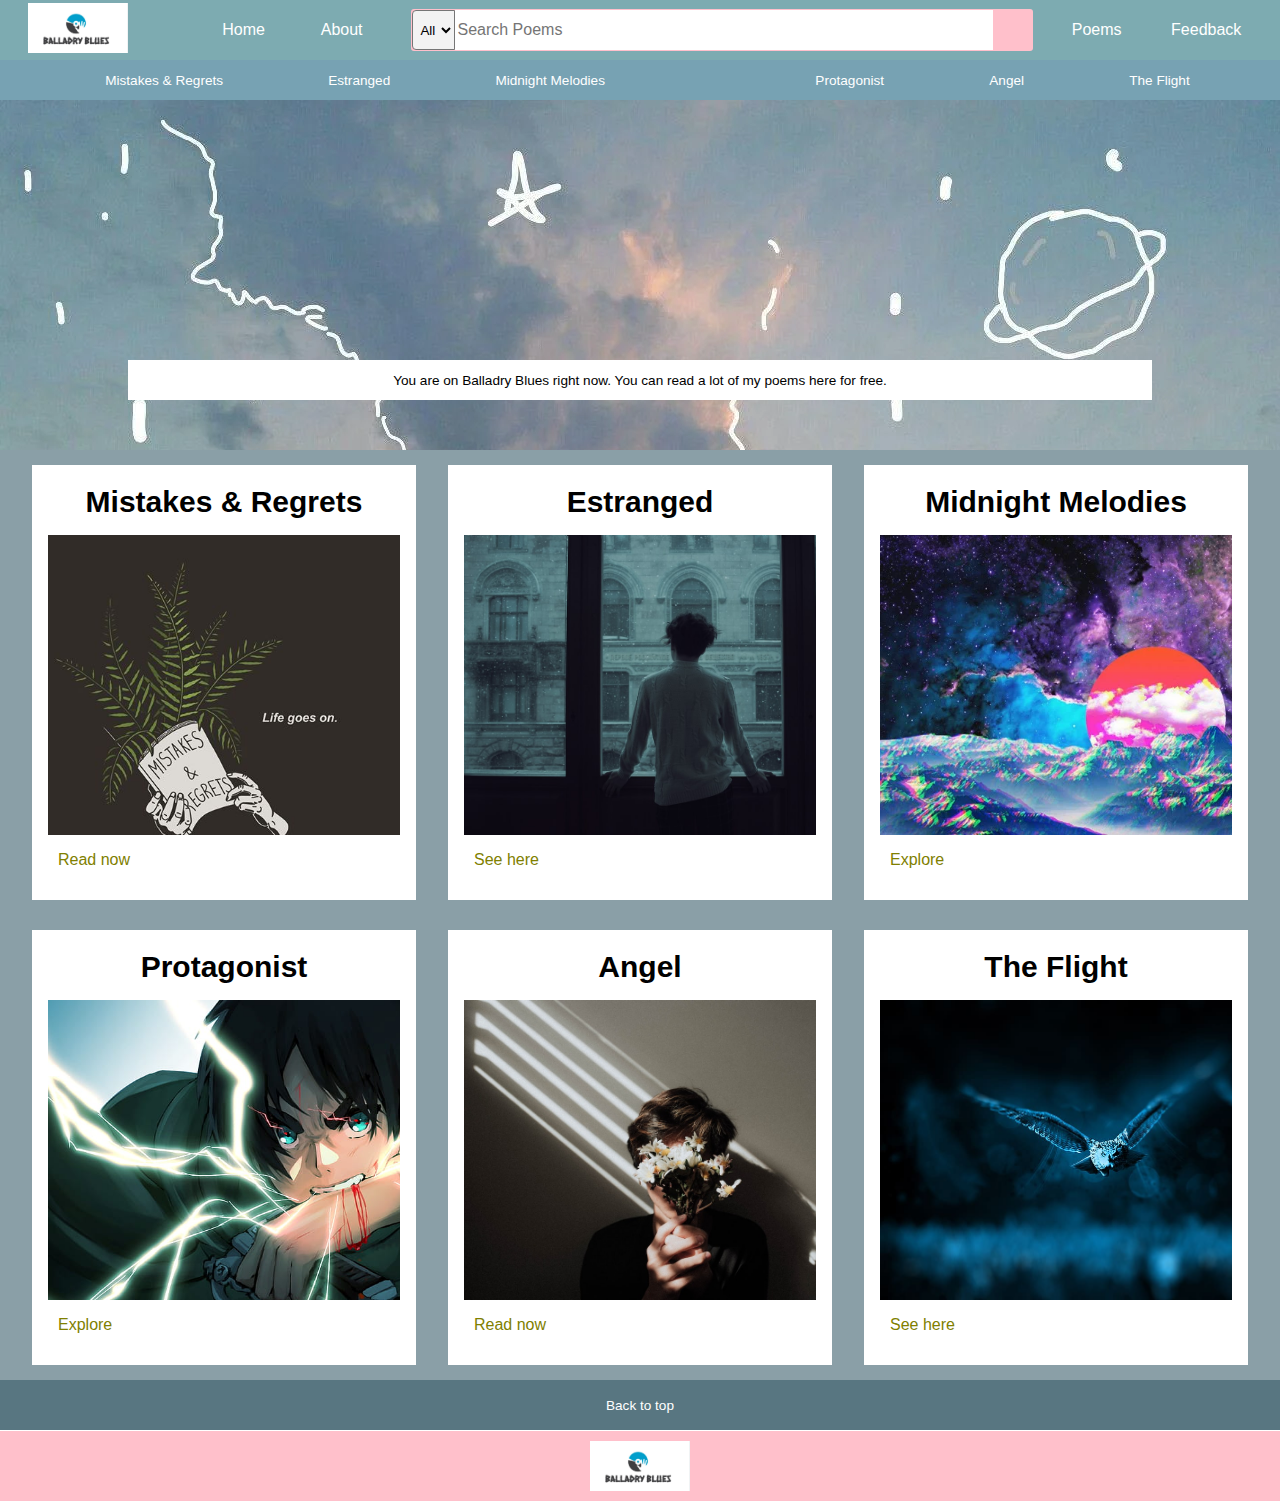
<file: index.html>
<!DOCTYPE html>
<html lang="en">
<head>
    <meta charset="UTF-8">
    <meta name="viewport" content="width=device-width, initial-scale=1.0">
    <title>Balladry Blues</title>
    <link rel="stylesheet" href="style.css">
    <link rel="stylesheet" href="https://cdnjs.cloudflare.com/ajax/libs/font-awesome/6.4.0/css/all.min.css" integrity="sha512-iecdLmaskl7CVkqkXNQ/ZH/XLlvWZOJyj7Yy7tcenmpD1ypASozpmT/E0iPtmFIB46ZmdtAc9eNBvH0H/ZpiBw==" crossorigin="anonymous" referrerpolicy="no-referrer" />
</head>
<body>
    <header>
        <div class="navbar">
            <div class="nav-logo">
                <div class="logo">
                    
                </div>
            </div>

            <div class="nav-home border">
                
                <div class="add-icon">
                   <span> <i class="fa-solid fa-house"></i></span>
                </div>
                <p class="add-home"> <a href="index.html">Home </a></p>
            </div>

            <div class="nav-about border">
                <span><a href="about.html">About</a></span>
            </div>

            <div class="nav-search border" >
                <select class="search-select">
                    <option>All</option>
                </select>
                <input placeholder="Search Poems" class="search-input">
                <div class="search-icon">
                    <i class="fa-solid fa-magnifying-glass"></i>
                </div>
            </div>

            <div class="nav-poems border">
                <span>Poems</span>
            </div>

            <div class="nav-feedback border">
                <span>Feedback</span>
            </div>
                 
    </header>

    <div class="panel">    
           <a href="M&R.html"> <p>Mistakes & Regrets</p></a>
           <a href="Estranged.html"><p>Estranged</p></a>
           <a href="mm.html"><p>Midnight Melodies<p></a>
           <a href="pro.html"> <p>Protagonist</p></a>
           <a href="angel.html"><p>Angel</p></a>
           <a href="flight.html"><p>The Flight</p></a>
    </div>




    <div class="hero-section">
            <div class="hero-message">
                <p>You are on Balladry Blues right now. You can read a lot of my poems here for free.</p>
            </div>
    </div>
    <div class="ballads-section">
            <div class="box">
                <div class="box-content">
                    <h3>Mistakes & Regrets</h3>
                <div class="box-image" style="background-image: url('box1_image.jpg');"></div>
                <p> <a href="M&R.html">Read now</a></p>    
                </div>
                
             </div>
            <div class="box">
                <div class="box-content">
                    <h3>Estranged</h3>
                <div class="box-image" style="background-image: url('box2_image.jpg');"></div>
                <p><a href="Estranged.html">See here</a></p>       
                </div>
            </div>
            <div class="box">
                <div class="box-content">
                    <h3>Midnight Melodies</h3>
                <div class="box-image" style="background-image: url('box3_image.webp');"></div>
                <p><a href="mm.html">Explore</a></p>       
                </div>
            </div>
            <div class="box">
                <div class="box-content">
                    <h3>Protagonist</h3>
                <div class="box-image" style="background-image: url('box4_image.jpg');"></div>
                <p><a href="pro.html">Explore</a></p>       
                </div>
            </div>
            <div class="box">
                <div class="box-content">
                    <h3>Angel</h3>
                <div class="box-image" style="background-image: url('box5_image.jpeg');"></div>
                <p><a href="angel.html">Read now</a></p>       
                </div>
                
             </div>
            <div class="box">
                <div class="box-content">
                    <h3>The Flight</h3>
                <div class="box-image" style="background-image: url('box6_image.jpeg');"></div>
                <p><a href="flight.html">See here</a></p>       
                </div>
            </div>
    </div>
    <footer>
            <div class="foot-panel1"><a href="index.html">Back to top</a> </div>
            <div class="foot-panel2">
                <div class="logo"></div>
            </div>
    </footer>
</body>
</html>
</file>
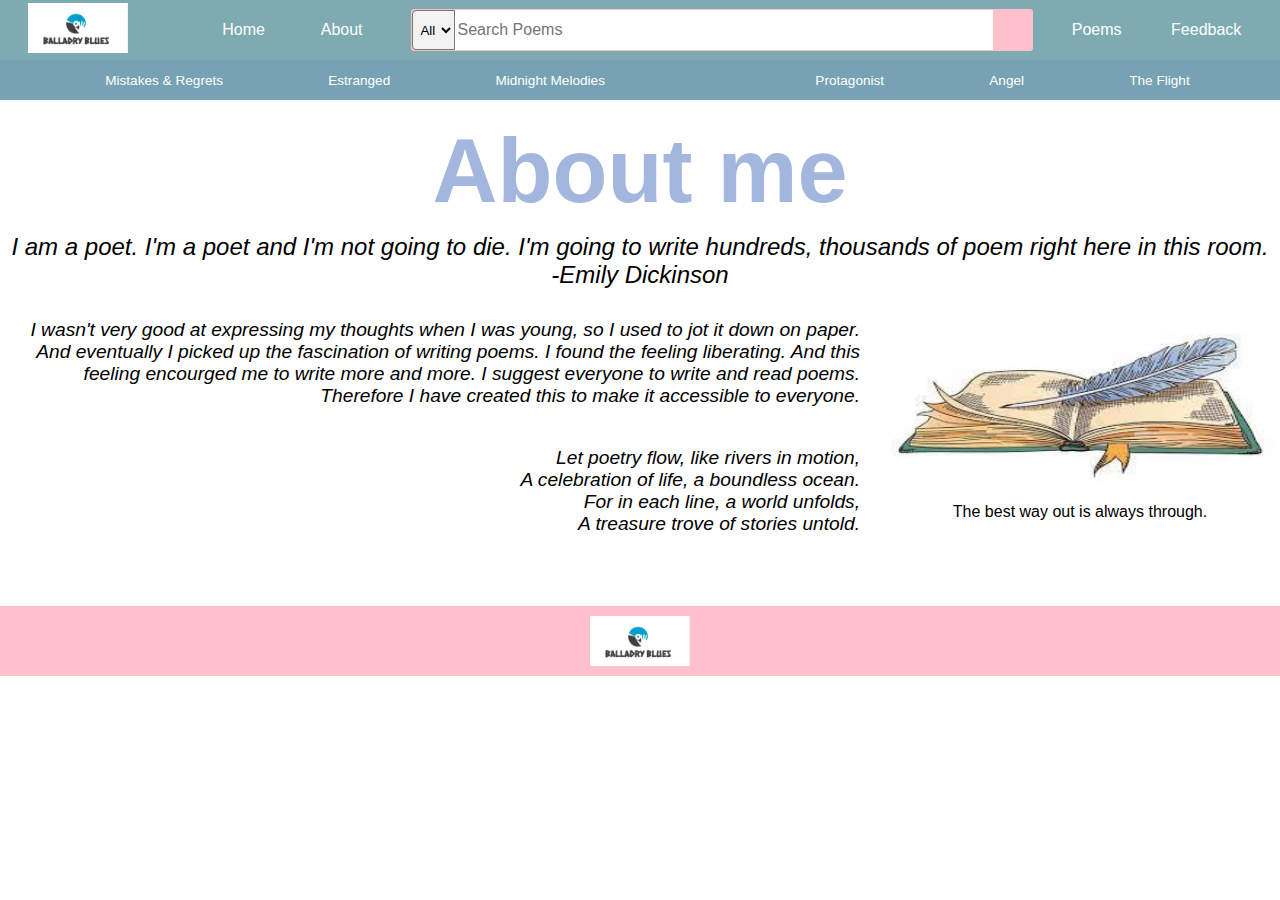
<file: about.html>
<!DOCTYPE html>
<html lang="en">
<head>
    <meta charset="UTF-8">
    <meta name="viewport" content="width=device-width, initial-scale=1.0">
    <title>Balladry Blues</title>
    <link rel="stylesheet" href="style.css">
    <link rel="stylesheet" href="https://cdnjs.cloudflare.com/ajax/libs/font-awesome/6.4.0/css/all.min.css" integrity="sha512-iecdLmaskl7CVkqkXNQ/ZH/XLlvWZOJyj7Yy7tcenmpD1ypASozpmT/E0iPtmFIB46ZmdtAc9eNBvH0H/ZpiBw==" crossorigin="anonymous" referrerpolicy="no-referrer" />
</head>
<body>
    <header>
        <div class="navbar">
            <div class="nav-logo">
                <div class="logo">
                    
                </div>
            </div>

            <div class="nav-home border">
                
                <div class="add-icon">
                   <span> <i class="fa-solid fa-house"></i></span>
                </div>
                <p class="add-home"> <a href="index.html">Home </a></p>
            </div>

            <div class="nav-about border">
                <span><a href="about.html">About</a></span>
            </div>

            <div class="nav-search border" >
                <select class="search-select">
                    <option>All</option>
                </select>
                <input placeholder="Search Poems" class="search-input">
                <div class="search-icon">
                    <i class="fa-solid fa-magnifying-glass"></i>
                </div>
            </div>

            <div class="nav-poems border">
                <span>Poems</span>
            </div>

            <div class="nav-feedback border">
                <span>Feedback</span>
            </div>
                 
    </header>

    <div class="panel">    
           <a href="M&R.html"> <p>Mistakes & Regrets</p></a>
           <a href="Estranged.html"><p>Estranged</p></a>
           <a href="mm.html"><p>Midnight Melodies<p></a>
           <a href="pro.html"> <p>Protagonist</p></a>
           <a href="angel.html"><p>Angel</p></a>
           <a href="flight.html"><p>The Flight</p></a>
    </div>

     <section class="bg">
		<h1>About me</h1>
		<p class="quote">
		I am a poet. I'm a poet and I'm not going to die. I'm going to write hundreds, thousands of poem right here in this room.<br/>
		-Emily Dickinson
		</p>
        
		<div class="pic">
		<figure class="pic">
		<img src="poem.jpeg" width="400" height="200" />
		<figcaption style="text-align: center;">The best way out is always through.</figcaption>
		</figure>
        </div>
		
		<p class="about">I wasn't very good at expressing my thoughts when I was young, so I used to jot it down on paper.<br>
         And eventually I picked up the fascination of writing poems. I found the feeling liberating. And this feeling encourged me to write more and more. I 
		 suggest everyone to write and read poems. <br>Therefore I have created this to make it accessible to everyone.<br>
		</p>
        <p class="about">
            Let poetry flow, like rivers in motion,<br>
            A celebration of life, a boundless ocean.<br>
            For in each line, a world unfolds,<br>
            A treasure trove of stories untold.<br>
        </p>
     </section>	
    <footer>
                <div class="foot-panel2">
                    <div class="logo"></div>
                </div>
    </footer>
    </body>
    </html>
</file>
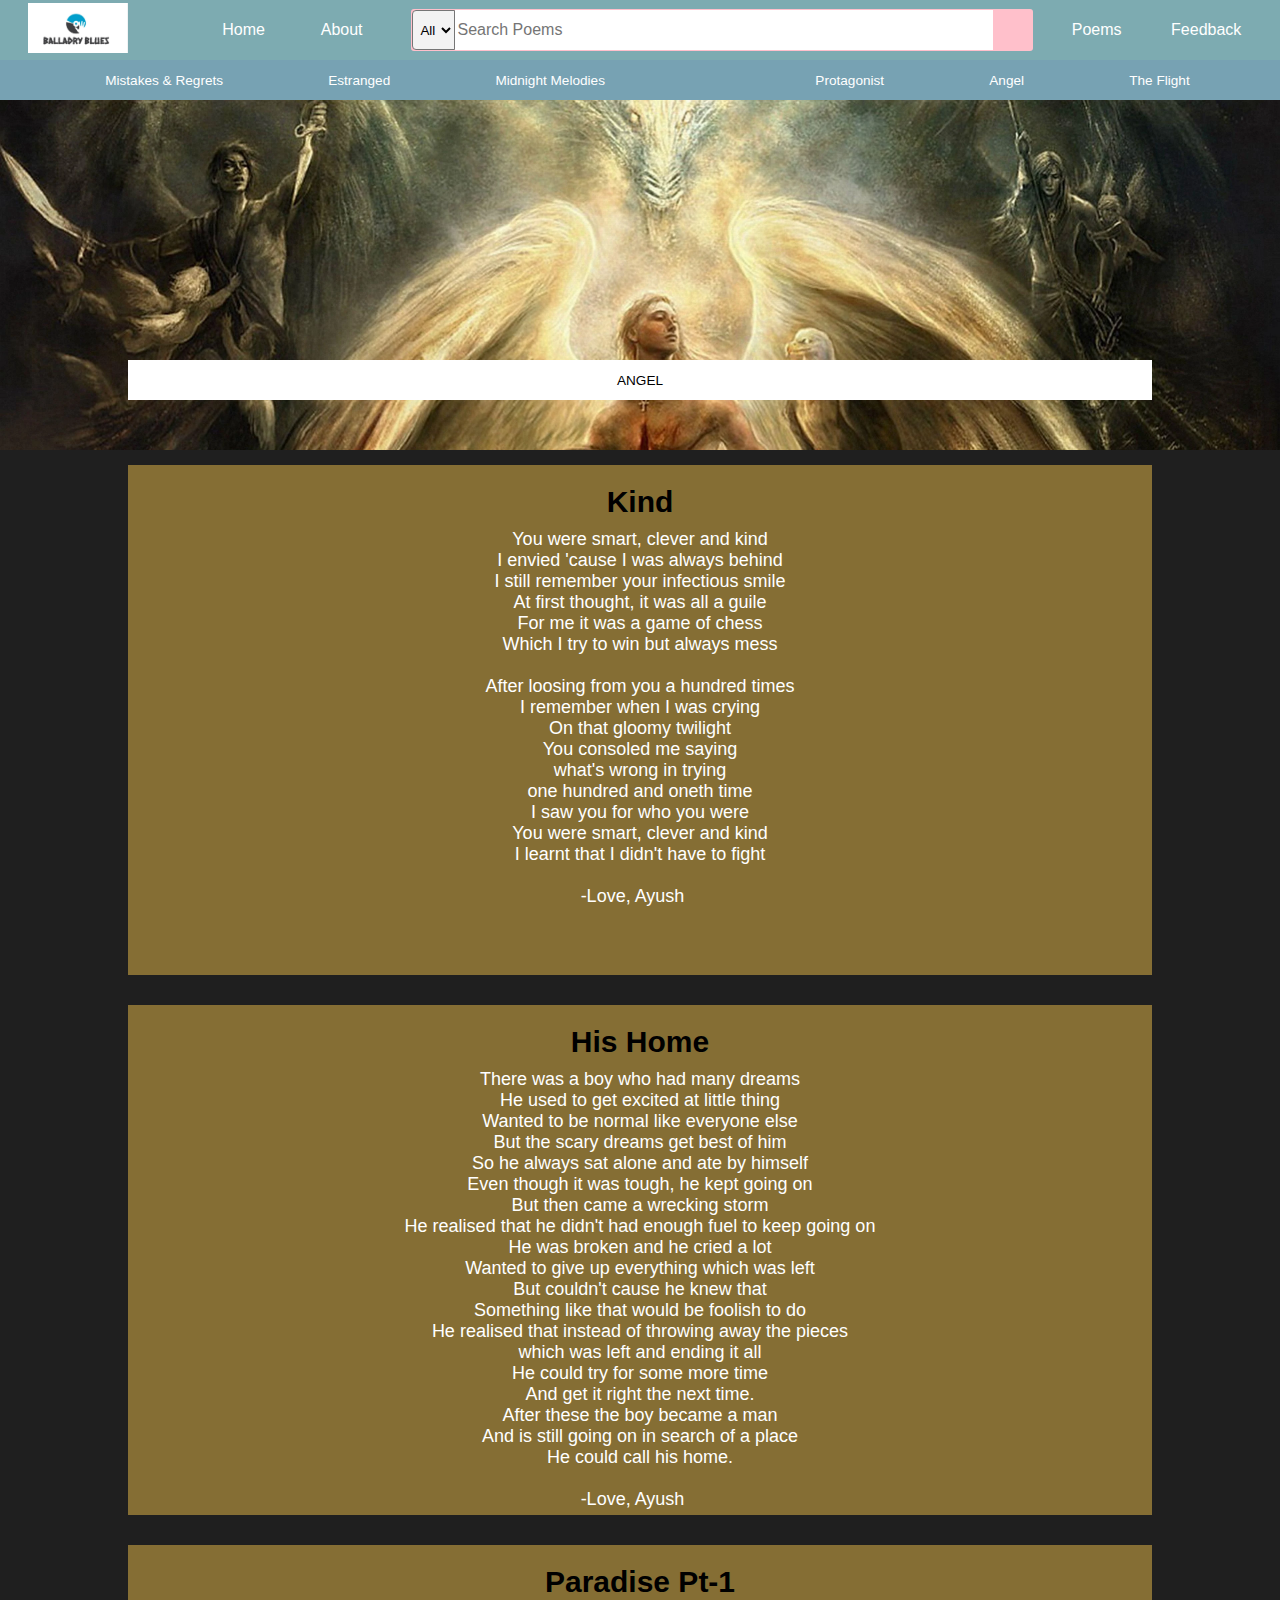
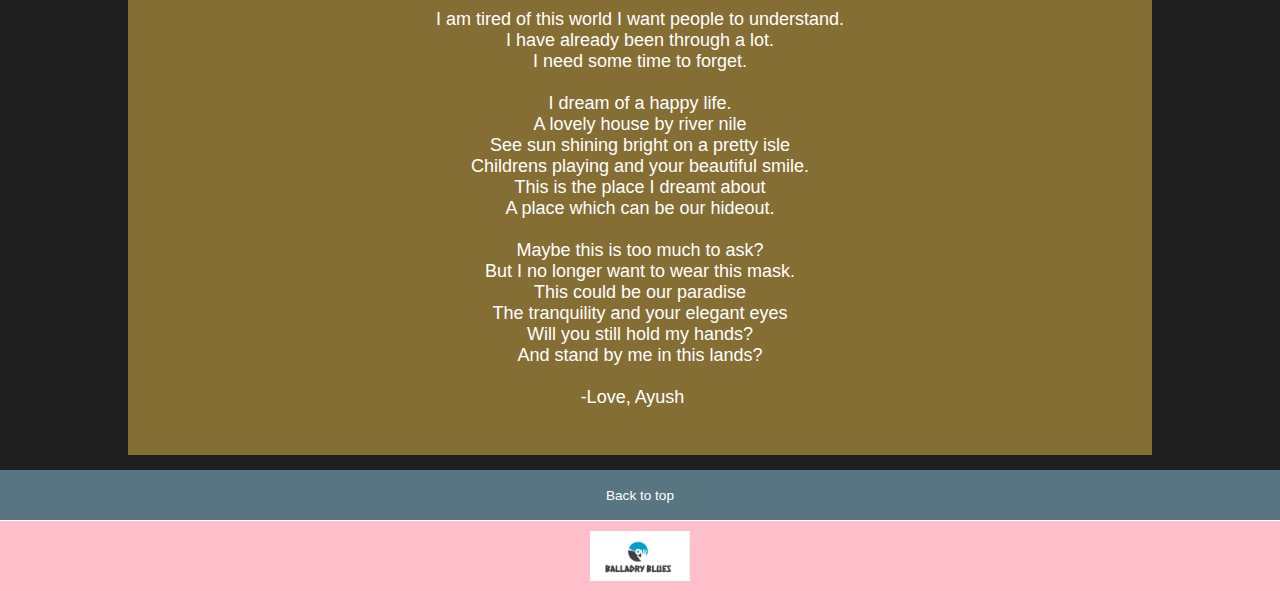
<file: angel.html>
<!DOCTYPE html>
<html lang="en">
<head>
    <meta charset="UTF-8">
    <meta name="viewport" content="width=device-width, initial-scale=1.0">
    <title>Balladry Blues</title>
    <link rel="stylesheet" href="style.css">
    <link rel="stylesheet" href="https://cdnjs.cloudflare.com/ajax/libs/font-awesome/6.4.0/css/all.min.css" integrity="sha512-iecdLmaskl7CVkqkXNQ/ZH/XLlvWZOJyj7Yy7tcenmpD1ypASozpmT/E0iPtmFIB46ZmdtAc9eNBvH0H/ZpiBw==" crossorigin="anonymous" referrerpolicy="no-referrer" />
    <style>
        h2{
        display: inline-block;
        font-style: italic;
        text-align: center;
        color:rgb(146, 178, 226);
        font-size: 45px;
        padding: 15px;
        }
        body{
        text-align:center;
        font-size:large;
        font-family: Arial, Helvetica, sans-serif;
        color:black;
        
        color:none;
        }
    </style>
</head>
<body>
    <header>
        <div class="navbar">
            <div class="nav-logo">
                <div class="logo">
                    
                </div>
            </div>

            <div class="nav-home border">
                
                <div class="add-icon">
                   <span> <i class="fa-solid fa-house"></i></span>
                </div>
                <p class="add-home"> <a href="index.html">Home </a></p>
            </div>

            <div class="nav-about border">
                <span><a href="about.html">About</a></span>
            </div>

            <div class="nav-search border" >
                <select class="search-select">
                    <option>All</option>
                </select>
                <input placeholder="Search Poems" class="search-input">
                <div class="search-icon">
                    <i class="fa-solid fa-magnifying-glass"></i>
                </div>
            </div>

            <div class="nav-poems border">
                <span>Poems</span>
            </div>

            <div class="nav-feedback border">
                <span>Feedback</span>
            </div>
                 
    </header>

    <div class="panel">    
           <a href="M&R.html"> <p>Mistakes & Regrets</p></a>
           <a href="Estranged.html"><p>Estranged</p></a>
           <a href="mm.html"><p>Midnight Melodies<p></a>
           <a href="pro.html"> <p>Protagonist</p></a>
           <a href="angel.html"><p>Angel</p></a>
           <a href="flight.html"><p>The Flight</p></a>
    </div>

    <div class="hero-section5">
        <div class="hero-message1">
            <p>ANGEL</p>
        </div>
    </div>
    <div class="mis-section5">
        <div class="box5">
                <h3>Kind</h3>
            <p>
                You were smart, clever and kind <br/>
                I envied 'cause I was always behind <br/>
                I still remember your infectious smile<br/>
                 At first thought, it was all a guile<br/>
                For me it was a game of chess<br/>
                Which I try to win but always mess<br/>
                <br/>
                After loosing from you a hundred times<br/>
                I remember when I was crying <br/>
                On that gloomy twilight <br/>
                You consoled me saying<br/>
                what's wrong in trying <br/>
                one hundred and oneth time<br/>
                I saw you for who you were<br/>
                You were smart, clever and kind <br/>
                I learnt that I didn't have to fight<br/><br/>
             <span class="last">-Love, Ayush</span>
            </p>
        </div>
        

        <div class="box5">
                <h3>His Home</h3>
        <p>
            There was a boy who had many dreams<br/>

            He used to get excited at little thing<br/>
            
            Wanted to be normal like everyone else<br/>
            
            But the scary dreams get best of him <br/>
    
            So he always sat alone and ate by himself<br/>
            
            Even though it was tough, he kept going on<br/>
            
            But then came a wrecking storm <br/>
            
            He realised that he didn't had enough fuel to keep going on<br/>
            
            He was broken and he cried a lot<br/>
            
            Wanted to give up everything which was left<br/>
            
            But couldn't cause he knew that <br/>
            
            Something like that would be foolish to do<br/>
            
            He realised that instead of throwing away the pieces<br/>
            
            which was left and ending it all <br/>
            
            He could try for some more time <br/>
            
            And get it right the next time.<br/>
            
            After these the boy became a man<br/>
            
            And is still going on in search of a place<br/>
            
            He could call his home.<br/>
         </br><span class="last">-Love, Ayush</span>
        </p>   

        </div>
        
        <div class="box5">
            <h3>Paradise Pt-1</h3>
            <p>
                I am tired of this world I want people to understand.<br/>
            	I have already been through a lot.<br/> 
	            I need some time to forget.<br/>
                <br/>
	            I dream of a happy life.<br/>
	            A lovely house by river nile<br/>
	            See sun shining bright on a pretty isle <br/>
	            Childrens playing and your beautiful smile. <br/>
	            This is the place I dreamt about  <br/>
	            A place which can be our hideout.<br/>
                <br/>
                Maybe this is too much to ask? <br/>
                But I no longer want to wear this mask.<br/> 
                This could be our paradise <br/>
                The tranquility and your elegant eyes<br/>
                Will you still hold my hands? <br/>
                And stand by me in this lands?<br/>
               
               </br><span class="last">-Love, Ayush</span>
            </p>   
        </div>
        
    
    </div>
    <footer>
        <div class="foot-panel1"><a href="angel.html">Back to top</a></div>
        <div class="foot-panel2">
            <div class="logo"></div>
        </div>
</footer>
</body>
</html>
</file>
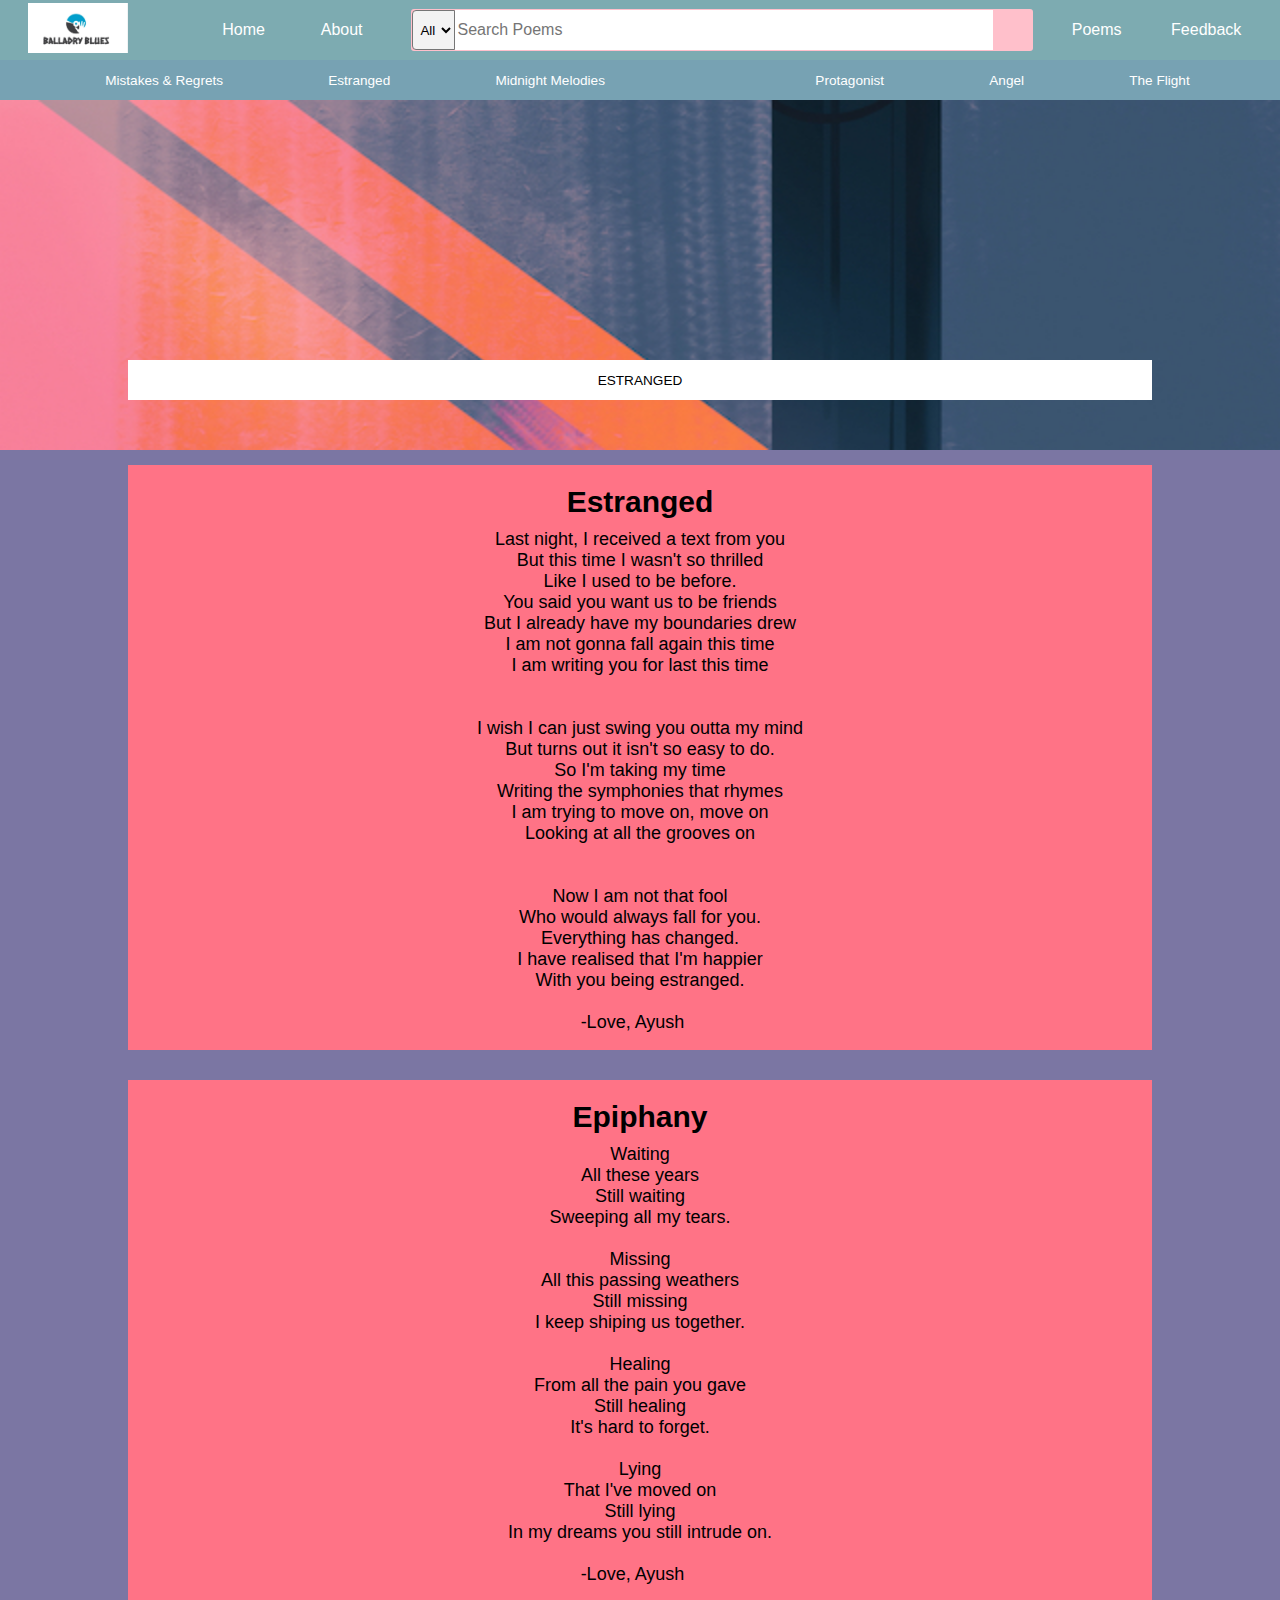
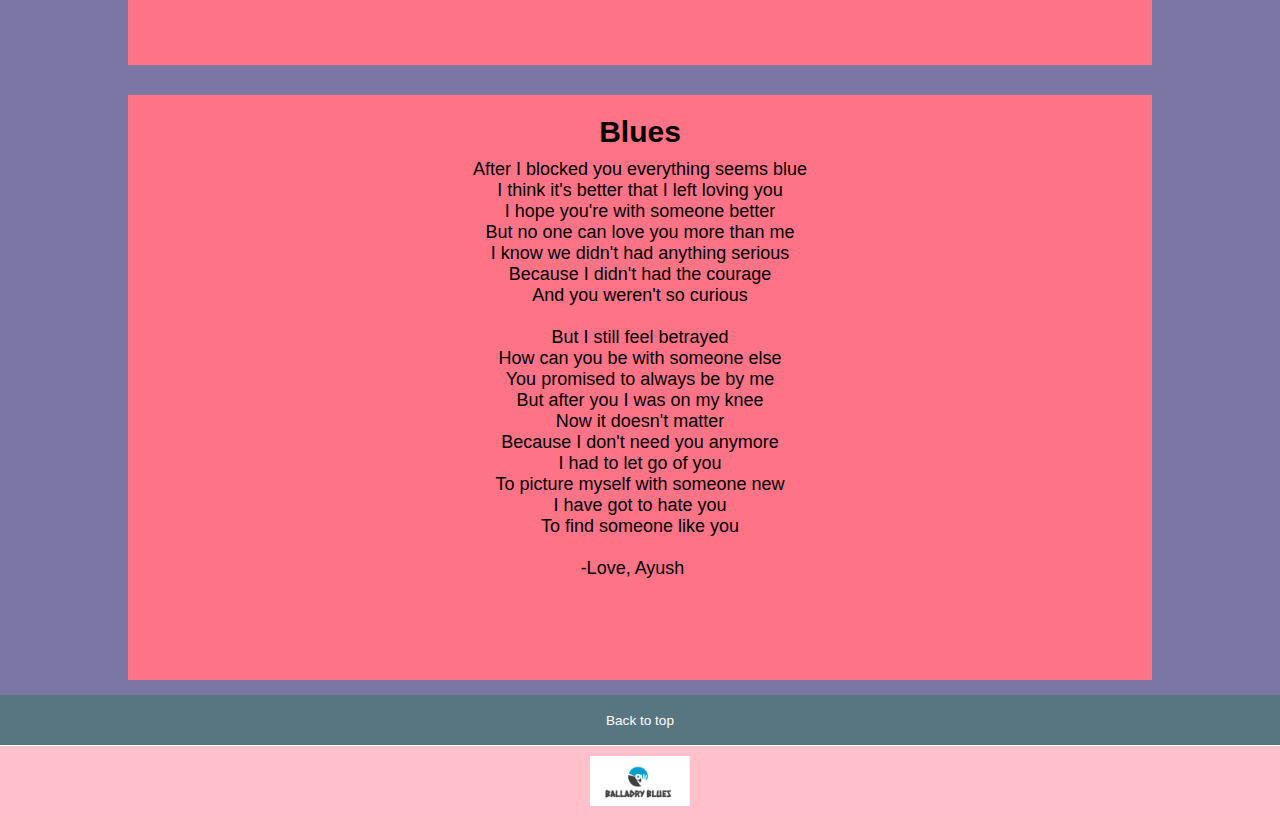
<file: Estranged.html>
<!DOCTYPE html>
<html lang="en">
<head>
    <meta charset="UTF-8">
    <meta name="viewport" content="width=device-width, initial-scale=1.0">
    <title>Balladry Blues</title>
    <link rel="stylesheet" href="style.css">
    <link rel="stylesheet" href="https://cdnjs.cloudflare.com/ajax/libs/font-awesome/6.4.0/css/all.min.css" integrity="sha512-iecdLmaskl7CVkqkXNQ/ZH/XLlvWZOJyj7Yy7tcenmpD1ypASozpmT/E0iPtmFIB46ZmdtAc9eNBvH0H/ZpiBw==" crossorigin="anonymous" referrerpolicy="no-referrer" />
    <style>
        h2{
        display: inline-block;
        font-style: italic;
        text-align: center;
        color:rgb(146, 178, 226);
        font-size: 45px;
        padding: 15px;
        }
        body{
        text-align:center;
        font-size:large;
        font-family: Arial, Helvetica, sans-serif;
        color:black;
        
        color:none;
        }
    </style>
</head>
<body>
    <header>
        <div class="navbar">
            <div class="nav-logo">
                <div class="logo">
                    
                </div>
            </div>

            <div class="nav-home border">
                
                <div class="add-icon">
                   <span> <i class="fa-solid fa-house"></i></span>
                </div>
                <p class="add-home"> <a href="index.html">Home </a></p>
            </div>

            <div class="nav-about border">
                <span><a href="about.html">About</a></span>
            </div>

            <div class="nav-search border" >
                <select class="search-select">
                    <option>All</option>
                </select>
                <input placeholder="Search Poems" class="search-input">
                <div class="search-icon">
                    <i class="fa-solid fa-magnifying-glass"></i>
                </div>
            </div>

            <div class="nav-poems border">
                <span>Poems</span>
            </div>

            <div class="nav-feedback border">
                <span>Feedback</span>
            </div>
                 
    </header>

    <div class="panel">    
           <a href="M&R.html"> <p>Mistakes & Regrets</p></a>
           <a href="Estranged.html"><p>Estranged</p></a>
           <a href="mm.html"><p>Midnight Melodies<p></a>
           <a href="pro.html"> <p>Protagonist</p></a>
           <a href="angel.html"><p>Angel</p></a>
           <a href="flight.html"><p>The Flight</p></a>
    </div>

    <div class="hero-section2">
        <div class="hero-message1">
            <p>ESTRANGED</p>
        </div>
    </div>
    <div class="mis-section2">
        <div class="box2">
                <h3>Estranged</h3>
            <p>
                Last night, I received a text from you <br/>
                But this time I wasn't so thrilled <br/>
                Like I used to be before. <br/>
                You said you want us to be friends<br/>
                But I already have my boundaries drew<br/>
                I am not gonna fall again this time <br/>
                I am writing you for last this time<br/>
                <br/><br/>
                I wish I can just swing you outta my mind<br/>
                But turns out it isn't so easy to do.<br/>
                So I'm taking my time<br/>
                Writing the symphonies that rhymes<br/>
                I am trying to move on, move on<br/>
                Looking at all the grooves on<br/>
                <br/><br/>
                Now I am not that fool <br/>
                Who would always fall for you.<br/>
                Everything has changed.<br/>
                I have realised that I'm happier <br/>
                With you being estranged.<br/><br/>
            <span class="last">-Love, Ayush</span>
          
        </div>
        <div class="box2">
                <h3>Epiphany</h3>
        <p>
            Waiting<br/>
            All these years<br/>
            Still waiting<br/>
            Sweeping all my tears.<br/>
            <br/>
            Missing<br/>
            All this passing weathers<br/> 
            Still missing<br/>
            I keep shiping us together.<br/>
            <br/>
            Healing<br/>
            From all the pain you gave<br/>
            Still healing<br/>
            It's hard to forget.<br/>
            <br/>
            Lying<br/>
            That I've moved on<br/>
            Still lying<br/>
            In my dreams you still intrude on.<br/>
         </br><span class="last">-Love, Ayush</span>
        </p>   

        </div>
        
        <div class="box2">
            <h3>Blues</h3>
            <p>
                After I blocked you everything seems blue<br/>
                I think it's better that I left loving you<br/>
               I hope you're with someone better<br/>
               But no one can love you more than me<br/>
               I know we didn't had anything serious<br/>
                Because I didn't had the courage<br/>
               And you weren't so curious<br/>
               <br/>
               But I still feel betrayed<br/>
               How can you be with someone else<br/>
                You promised to always be by me<br/>
               But after you I was on my knee<br/>
                Now it doesn't matter<br/>
               Because I don't need you anymore<br/>
               I had to let go of you<br/>
               To picture myself with someone new<br/>
               I have got to hate you<br/>
               To find someone like you<br/>
        </br><span class="last">-Love, Ayush</span>
            </p>   
        </div>
        
    
    </div>
    <footer>
        <div class="foot-panel1"><a href="Estranged.html">Back to top</a></div>
        <div class="foot-panel2">
            <div class="logo"></div>
        </div>
</footer>
</body>
</html>
</file>
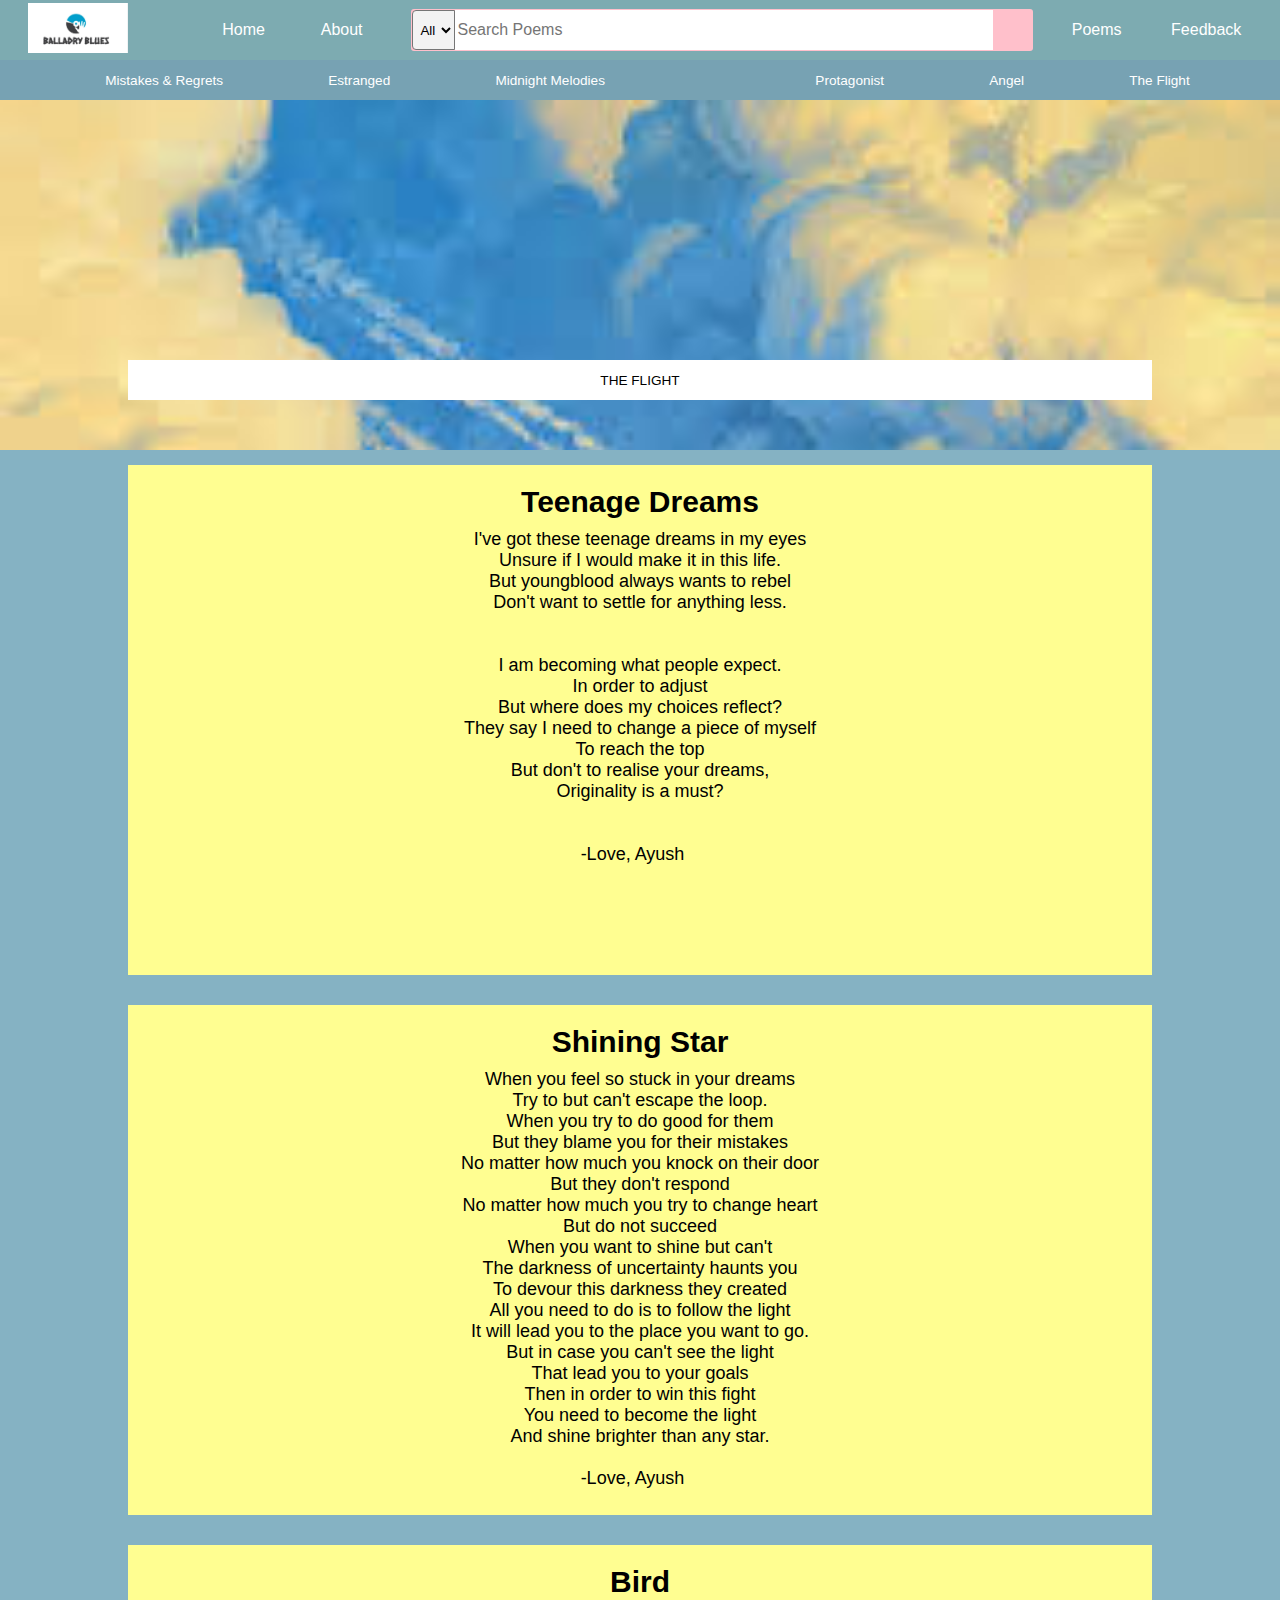
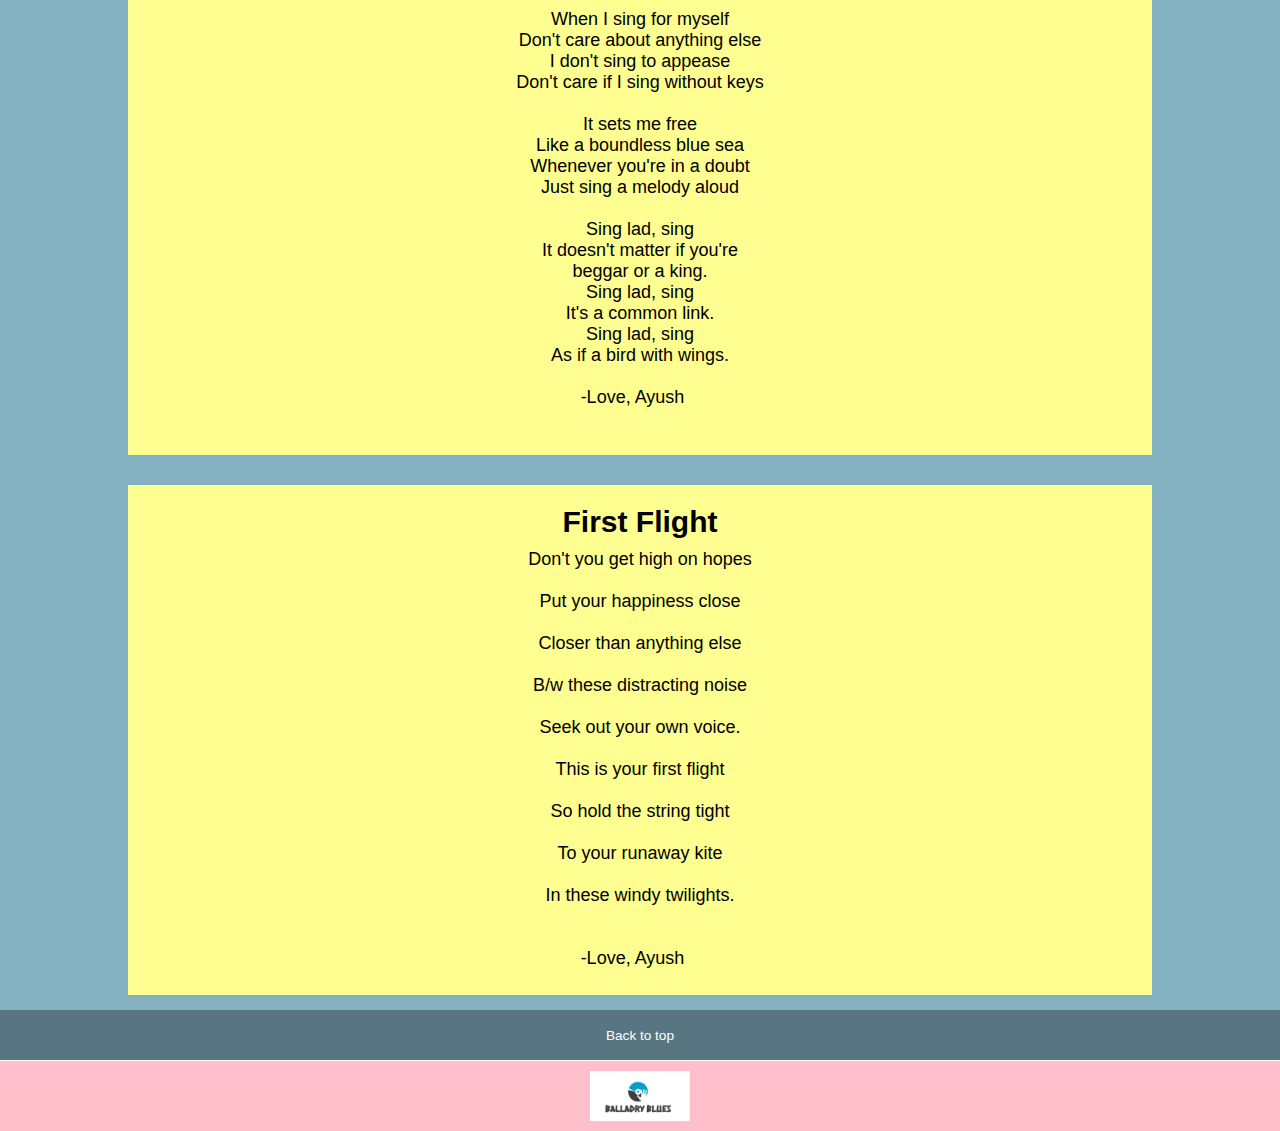
<file: flight.html>
<!DOCTYPE html>
<html lang="en">
<head>
    <meta charset="UTF-8">
    <meta name="viewport" content="width=device-width, initial-scale=1.0">
    <title>Balladry Blues</title>
    <link rel="stylesheet" href="style.css">
    <link rel="stylesheet" href="https://cdnjs.cloudflare.com/ajax/libs/font-awesome/6.4.0/css/all.min.css" integrity="sha512-iecdLmaskl7CVkqkXNQ/ZH/XLlvWZOJyj7Yy7tcenmpD1ypASozpmT/E0iPtmFIB46ZmdtAc9eNBvH0H/ZpiBw==" crossorigin="anonymous" referrerpolicy="no-referrer" />
    <style>
        h2{
        display: inline-block;
        font-style: italic;
        text-align: center;
        color:rgb(146, 178, 226);
        font-size: 45px;
        padding: 15px;
        }
        body{
        text-align:center;
        font-size:large;
        font-family: Arial, Helvetica, sans-serif;
        color:black;
        
        color:none;
        }
    </style>
</head>
<body>
    <header>
        <div class="navbar">
            <div class="nav-logo">
                <div class="logo">
                    
                </div>
            </div>

            <div class="nav-home border">
                
                <div class="add-icon">
                   <span> <i class="fa-solid fa-house"></i></span>
                </div>
                <p class="add-home"> <a href="index.html">Home </a></p>
            </div>

            <div class="nav-about border">
                <span><a href="about.html">About</a></span>
            </div>

            <div class="nav-search border" >
                <select class="search-select">
                    <option>All</option>
                </select>
                <input placeholder="Search Poems" class="search-input">
                <div class="search-icon">
                    <i class="fa-solid fa-magnifying-glass"></i>
                </div>
            </div>

            <div class="nav-poems border">
                <span>Poems</span>
            </div>

            <div class="nav-feedback border">
                <span>Feedback</span>
            </div>
                 
    </header>

    <div class="panel">    
           <a href="M&R.html"> <p>Mistakes & Regrets</p></a>
           <a href="Estranged.html"><p>Estranged</p></a>
           <a href="mm.html"><p>Midnight Melodies<p></a>
           <a href="pro.html"> <p>Protagonist</p></a>
           <a href="angel.html"><p>Angel</p></a>
           <a href="flight.html"><p>The Flight</p></a>
    </div>

    <div class="hero-section6">
        <div class="hero-message1">
            <p>THE FLIGHT</p>
        </div>
    </div>
    <div class="mis-section6">
        <div class="box6">
                <h3>Teenage Dreams</h3>
            <p>
                I've got these teenage dreams in my eyes<br/>
                Unsure if I would make it in this life.<br/>
                But youngblood always wants to rebel<br/>
                Don't want to settle for anything less.<br/><br/><br/>
                I am becoming what people expect.<br/>
                In order to adjust<br/>
                But where does my choices reflect? <br/>
                They say I need to change a piece of myself<br/>
                To reach the top<br/>
                But don't to realise your dreams, <br/>
                Originality is a must?<br/><br/><br/>

             <span class="last">-Love, Ayush</span>
            </p>
        </div>
        

        <div class="box6">
                <h3>Shining Star</h3>
         <p>
            When you feel so stuck in your dreams<br/>
            Try to but can't escape the loop.<br/>
            When you try to do good for them<br/>
            But they blame you for their mistakes<br/>
            No matter how much you knock on their door<br/>
            But they don't respond<br/>
            No matter how much you try to change heart<br/>
            But do not succeed<br/>
            When you want to shine but can't <br/>
            The darkness of uncertainty haunts you<br/>
            To devour this darkness they created<br/>
            All you need to do is to follow the light <br/>
            It will lead you to the place you want to go.<br/>
            But in case you can't see the light <br/>
            That lead you to your goals<br/>
            Then in order to win this fight<br/>
            You need to become the light<br/>
            And shine brighter than any star.<br/>
         </br><span class="last">-Love, Ayush</span>
         </p>   

        </div>
        
        <div class="box6">
            <h3>Bird</h3>
            <p>
                When I sing for myself <br/>
                Don't care about anything else<br/>
                I don't sing to appease<br/>
                Don't care if I sing without keys<br/>
                <br/>
                
                It sets me free<br/>
                Like a boundless blue sea <br/>
                Whenever you're in a doubt<br/>
                Just sing a melody aloud<br/>
                <br/>
                Sing lad, sing<br/>
                It doesn't matter if you're<br/>
                beggar or a king.<br/>
                Sing lad, sing<br/>
                It's a common link.<br/>
                Sing lad, sing<br/>
                As if a bird with wings.<br/>
                
                </br><span class="last">-Love, Ayush</span>
            </p>   
        </div>
        <div class="box6">
            <h3>First Flight</h3>
            <p>
                Don't you get high on hopes<br/><br/>
                Put your happiness close<br/><br/>
                Closer than anything else <br/><br/>
                B/w these distracting noise<br/><br/>
                Seek out your own voice.<br/><br/>
                This is your first flight<br/><br/>
                So hold the string tight <br/><br/>
                To your runaway kite <br/><br/>
                In these windy twilights.<br/><br/>
               </br><span class="last">-Love, Ayush</span>
            </p>   
        </div>
        
    
    </div>
    <footer>
        <div class="foot-panel1"><a href="flight.html">Back to top</a></div>
        <div class="foot-panel2">
            <div class="logo"></div>
        </div>
</footer>
</body>
</html>
</file>
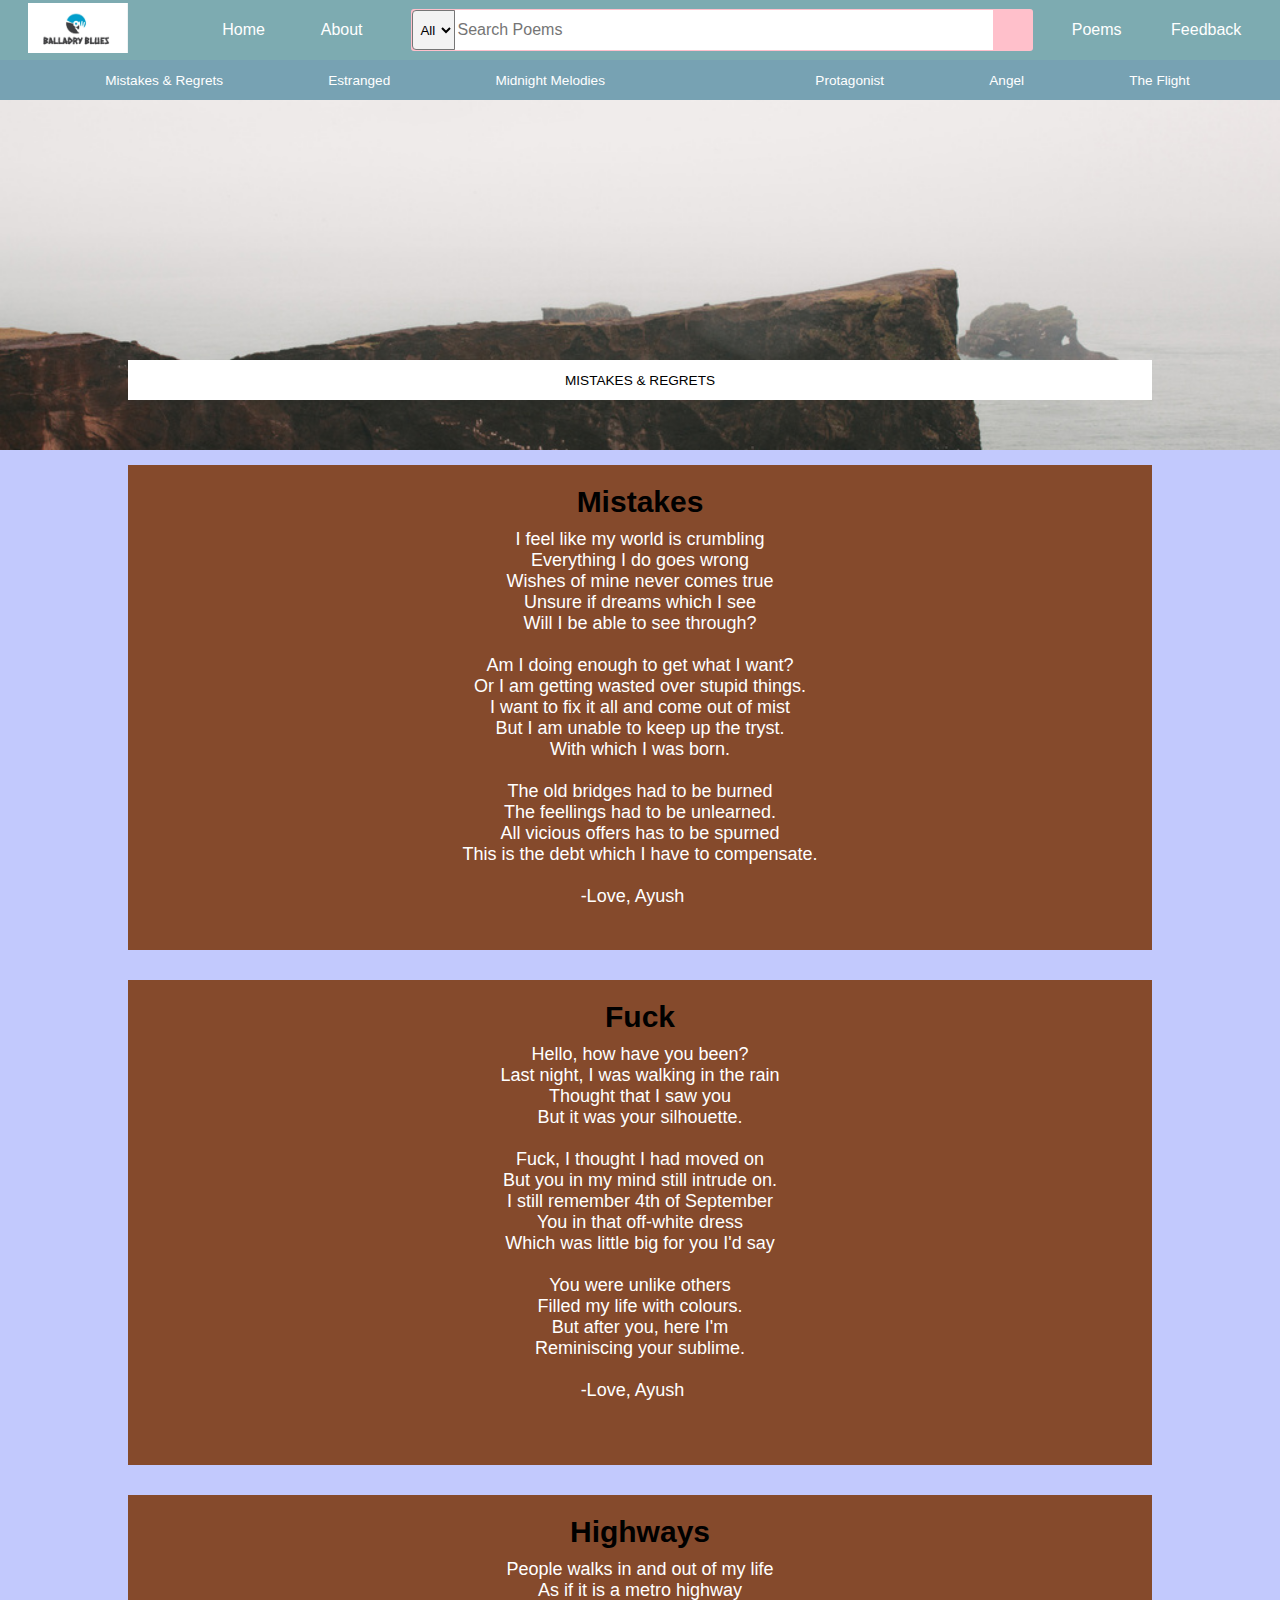
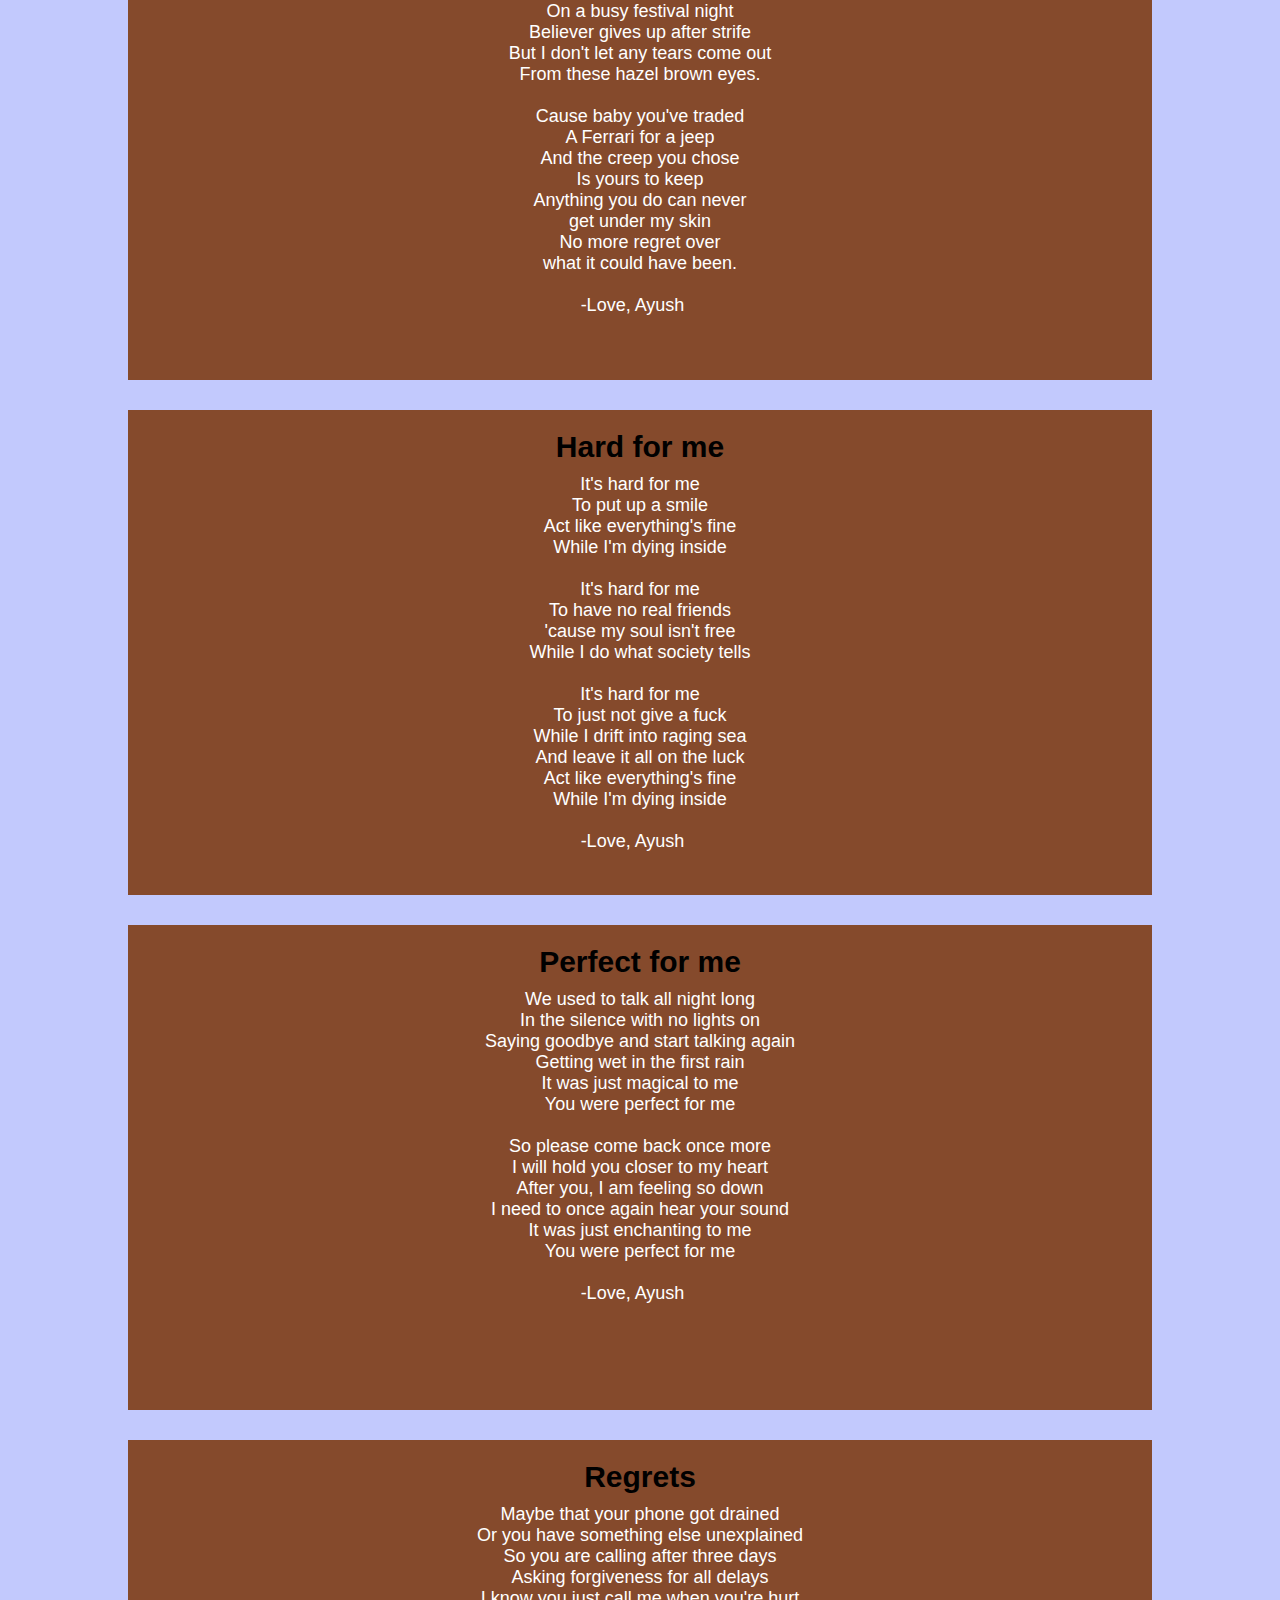
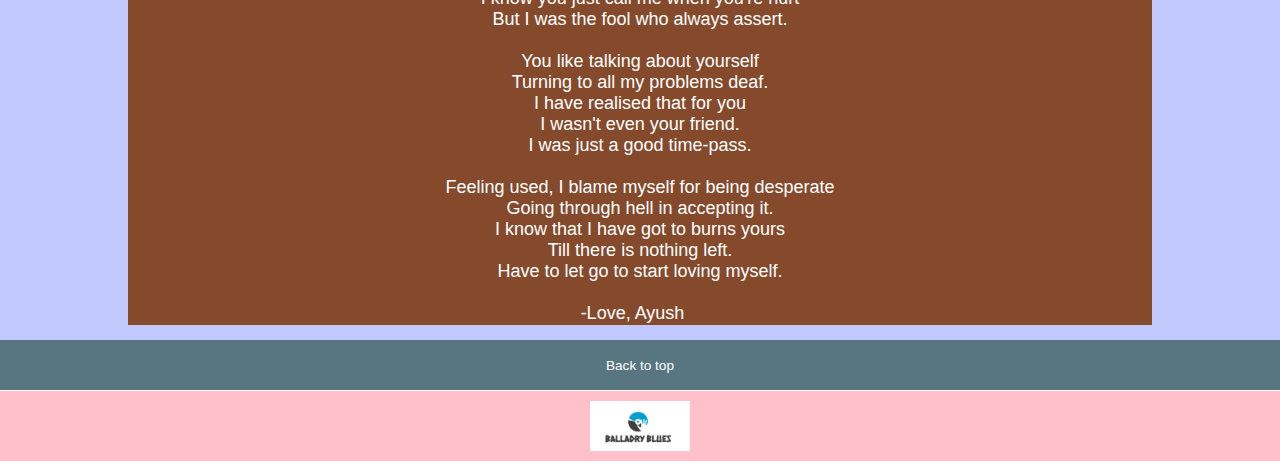
<file: M&R.html>
<!DOCTYPE html>
<html lang="en">
<head>
    <meta charset="UTF-8">
    <meta name="viewport" content="width=device-width, initial-scale=1.0">
    <title>Balladry Blues</title>
    <link rel="stylesheet" href="style.css">
    <link rel="stylesheet" href="https://cdnjs.cloudflare.com/ajax/libs/font-awesome/6.4.0/css/all.min.css" integrity="sha512-iecdLmaskl7CVkqkXNQ/ZH/XLlvWZOJyj7Yy7tcenmpD1ypASozpmT/E0iPtmFIB46ZmdtAc9eNBvH0H/ZpiBw==" crossorigin="anonymous" referrerpolicy="no-referrer" />
    <style>
        h2{
        display: inline-block;
        font-style: italic;
        text-align: center;
        color:rgb(146, 178, 226);
        font-size: 45px;
        padding: 15px;
        }
        body{
        text-align:center;
        font-size:large;
        font-family: Arial, Helvetica, sans-serif;
        color:black;
        
        color:none;
        }
    </style>
</head>
<body>
    <header>
        <div class="navbar">
            <div class="nav-logo">
                <div class="logo">
                    
                </div>
            </div>

            <div class="nav-home border">
                
                <div class="add-icon">
                   <span> <i class="fa-solid fa-house"></i></span>
                </div>
                <p class="add-home"> <a href="index.html">Home </a></p>
            </div>

            <div class="nav-about border">
                <span><a href="about.html">About</a></span>
            </div>

            <div class="nav-search border" >
                <select class="search-select">
                    <option>All</option>
                </select>
                <input placeholder="Search Poems" class="search-input">
                <div class="search-icon">
                    <i class="fa-solid fa-magnifying-glass"></i>
                </div>
            </div>

            <div class="nav-poems border">
                <span>Poems</span>
            </div>

            <div class="nav-feedback border">
                <span>Feedback</span>
            </div>
                 
    </header>

    <div class="panel">    
           <a href="M&R.html"> <p>Mistakes & Regrets</p></a>
           <a href="Estranged.html"><p>Estranged</p></a>
           <a href="mm.html"><p>Midnight Melodies<p></a>
           <a href="pro.html"> <p>Protagonist</p></a>
           <a href="angel.html"><p>Angel</p></a>
           <a href="flight.html"><p>The Flight</p></a>
    </div>

    <div class="hero-section1">
        <div class="hero-message1">
            <p>MISTAKES & REGRETS </p>
        </div>
    </div>
    <div class="mis-section1">
        <div class="box1">
                <h3>Mistakes</h3>
            <p>
         I feel like my world is crumbling <br/>
         Everything I do goes wrong <br/>
         Wishes of mine never comes true<br/>
         Unsure if dreams which I see <br/>
         Will I be able to see through?<br/><br>
         
    
         Am I doing enough to get what I want?<br/>
         Or I am getting wasted over stupid things.<br/>
         I want to fix it all and come out of mist<br/>
         But I am unable to keep up the tryst.<br/>
         With which I was born.<br/><br/>
    
        The old bridges had to be burned <br/>
         The feellings had to be unlearned.<br/>
         All vicious offers has to be spurned <br/>
         This is the debt which I have to compensate.<br/><br/>
            </p>  
            <span class="last">-Love, Ayush</span>
          
        </div>
        <div class="box1">
                <h3>Fuck</h3>
        <p>
         Hello, how have you been?<br/>
         Last night, I was walking in the rain<br/>
          Thought that I saw you<br/>
         But it was your silhouette.<br/><br/>
    
         Fuck, I thought I had moved on<br/>
          But you in my mind still intrude on.<br/>
          I still remember 4th of September<br/>
          You in that off-white dress <br/>
          Which was little big for you I'd say<br/><br>
    
          You were unlike others<br/>
          Filled my life with colours.<br/>
          But after you, here I'm<br/>
          Reminiscing your sublime.<br/>
         </br><span class="last"">-Love, Ayush</span>
        </p>   

        </div>
        <div class="box1">
            <h3>Highways</h3>
	     <p>
	     People walks in and out of my life<br/>
	     As if it is a metro highway<br>
         On a busy festival night<br/>
	     Believer gives up after strife<br/>
	     But I don't let any tears come out <br/>
	     From these hazel brown eyes.<br/><br>
	     </p>
	     <p>
	     Cause baby you've traded <br/>
         A Ferrari for a jeep<br/>
         And the creep you chose <br/>
         Is yours to keep<br/>
	     Anything you do can never<br/>
        get under my skin<br/>
	     No more regret over <br/>
         what it could have been.<br/>
	
	     </br><span class="last">-Love, Ayush</span>
         </p>
        </div>
        <div class="box1">
            <h3>Hard for me</h3>
            <p>
        It's hard for me<br/>
        To put up a smile <br/>
        Act like everything's fine<br/>
        While I'm dying inside<br/>
        <br/>
        It's hard for me <br/>
        To have no real friends <br/>
        'cause my soul isn't free<br/>
         While I do what society tells<br/>
        <br/>
        It's hard for me<br/>
        To just not give a fuck<br/>
        While I drift into raging sea<br/>
         And leave it all on the luck<br/>
        Act like everything's fine<br/>
        While I'm dying inside<br/>
        </br><span class="last">-Love, Ayush</span>
            </p>   
        </div>
        <div class="box1">
            <h3>Perfect for me</h3>
            <p>
        We used to talk all night long<br/>
        In the silence with no lights on<br/>
        Saying goodbye and start talking again<br/>
        Getting wet in the first rain<br/>
        It was just magical to me<br/>
        You were perfect for me<br/>
        <br/>
        So please come back once more<br/>
        I will hold you closer to my heart<br/>
        After you, I am feeling so down<br/>
        I need to once again hear your sound<br/>
        It was just enchanting to me<br/>
        You were perfect for me<br/>
        </br><span class="last">-Love, Ayush</span>
            </p>      
         </div>
        <div class="box1">
            <h3>Regrets</h3>
            <p>
        Maybe that your phone got drained<br/>
        Or you have something else unexplained<br/>
        So you are calling after three days<br/>
        Asking forgiveness for all delays<br/>
        I know you just call me when you're hurt<br/>
        But I was the fool who always assert.<br/>
        <br/>
        You like talking about yourself<br/>
        Turning to all my problems deaf.<br/>
        I have realised that for you<br/>
        I wasn't even your friend.<br/>
        I was just a good time-pass.<br/>
        <br/>
        Feeling used,
        I blame myself for being desperate<br/>
        Going through hell in accepting it.<br/>
        I know that I have got to burns yours<br/>
        Till there is nothing left.<br/>
        Have to let go to start loving myself.<br/>
        </br><span class="last">-Love, Ayush</span>
            </p>
        </div>
    
    </div>
    <footer>
        <div class="foot-panel1"><a href="M&R.html">Back to top</a> </div>
        <div class="foot-panel2">
            <div class="logo"></div>
        </div>
</footer>
</body>
</html>
</file>
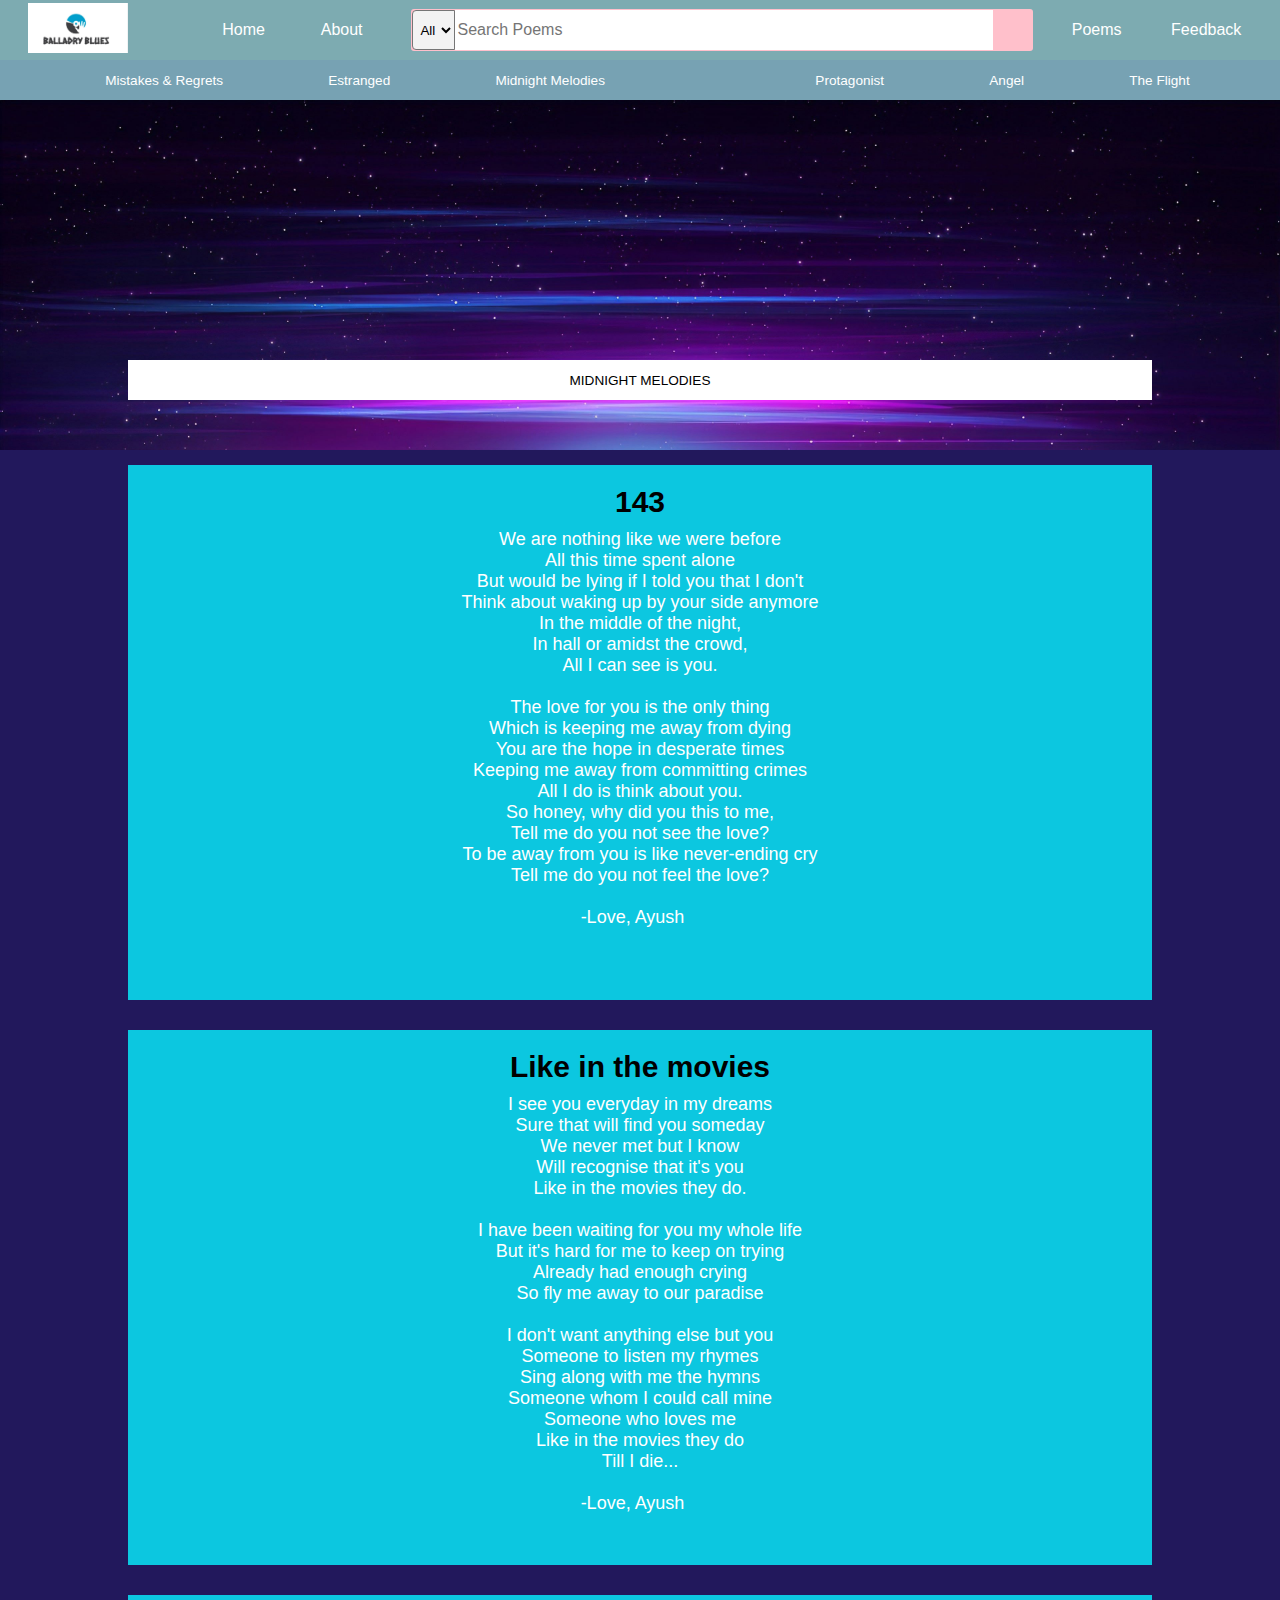
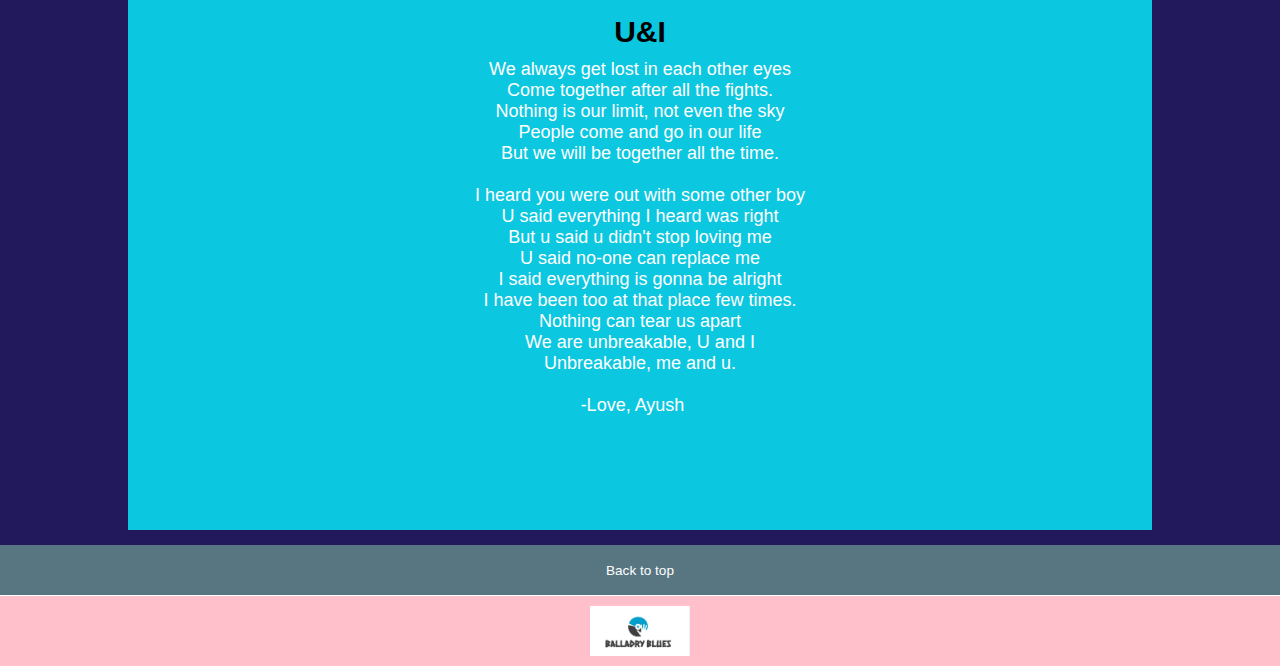
<file: mm.html>
<!DOCTYPE html>
<html lang="en">
<head>
    <meta charset="UTF-8">
    <meta name="viewport" content="width=device-width, initial-scale=1.0">
    <title>Balladry Blues</title>
    <link rel="stylesheet" href="style.css">
    <link rel="stylesheet" href="https://cdnjs.cloudflare.com/ajax/libs/font-awesome/6.4.0/css/all.min.css" integrity="sha512-iecdLmaskl7CVkqkXNQ/ZH/XLlvWZOJyj7Yy7tcenmpD1ypASozpmT/E0iPtmFIB46ZmdtAc9eNBvH0H/ZpiBw==" crossorigin="anonymous" referrerpolicy="no-referrer" />
    <style>
        h2{
        display: inline-block;
        font-style: italic;
        text-align: center;
        color:rgb(146, 178, 226);
        font-size: 45px;
        padding: 15px;
        }
        body{
        text-align:center;
        font-size:large;
        font-family: Arial, Helvetica, sans-serif;
        color:black;
        
        color:none;
        }
    </style>
</head>
<body>
    <header>
        <div class="navbar">
            <div class="nav-logo">
                <div class="logo">
                    
                </div>
            </div>

            <div class="nav-home border">
                
                <div class="add-icon">
                   <span> <i class="fa-solid fa-house"></i></span>
                </div>
                <p class="add-home"> <a href="index.html">Home </a></p>
            </div>

            <div class="nav-about border">
                <span><a href="about.html">About</a></span>
            </div>

            <div class="nav-search border" >
                <select class="search-select">
                    <option>All</option>
                </select>
                <input placeholder="Search Poems" class="search-input">
                <div class="search-icon">
                    <i class="fa-solid fa-magnifying-glass"></i>
                </div>
            </div>

            <div class="nav-poems border">
                <span>Poems</span>
            </div>

            <div class="nav-feedback border">
                <span>Feedback</span>
            </div>
                 
    </header>

    <div class="panel">    
           <a href="M&R.html"> <p>Mistakes & Regrets</p></a>
           <a href="Estranged.html"><p>Estranged</p></a>
           <a href="mm.html"><p>Midnight Melodies<p></a>
           <a href="pro.html"> <p>Protagonist</p></a>
           <a href="angel.html"><p>Angel</p></a>
           <a href="flight.html"><p>The Flight</p></a>
    </div>

    <div class="hero-section3">
        <div class="hero-message1">
            <p>MIDNIGHT MELODIES</p>
        </div>
    </div>
    <div class="mis-section3">
        <div class="box3">
                <h3>143</h3>
            <p>
                We are nothing like we were before</br>
                All this time spent alone</br>
                But would be lying if I told you that I don't</br>
                Think about waking up by your side anymore </br>
                In the middle of the night,</br>
                In hall or amidst the crowd, </br>
                All I can see is you.</br>
                </br>
                The love for you is the only thing </br>
                Which is keeping me away from dying</br>
                You are the hope in desperate times </br>
                Keeping me away from committing crimes</br>
                All I do is think about you.</br>
                So honey, why did you this to me, </br>
                Tell me do you not see the love?</br>
                To be away from you is like never-ending cry</br>
                Tell me do you not feel the love?</br></br>
            <span class="last">-Love, Ayush</span>
            </p>
        </div>
        

        <div class="box3">
                <h3>Like in the movies</h3>
        <p>
            I see you everyday in my dreams<br/>
            Sure that will find you someday<br/>
             We never met but I know<br/>
            Will recognise that it's you<br/>
            Like in the movies they do.<br/>
            <br/>
            I have been waiting for you my whole life<br/>
            But it's hard for me to keep on trying<br/>
            Already had enough crying<br/>
            So fly me away to our paradise<br/>
            <br/>
            I don't want anything else but you<br/>
            Someone to listen my rhymes<br/>
            Sing along with me the hymns<br/>
            Someone whom I could call mine<br/>
            Someone who loves me<br/>
            Like in the movies they do <br/>
            Till I die...<br/>
         </br><span class="last">-Love, Ayush</span>
        </p>   

        </div>
        
        <div class="box3">
            <h3>U&I</h3>
            <p>
                We always get lost in each other eyes<br/>
                Come together after all the fights.<br/>
                Nothing is our limit, not even the sky<br/>
                People come and go in our life<br/>
                But we will be together all the time.<br/>
                <br/>
                I heard you were out with some other boy<br/>
                U said everything I heard was right<br/>
                But u said u didn't stop loving me<br/>
                U said no-one can replace me<br/>
                I said everything is gonna be alright<br/>
                I have been too at that place few times.<br/>
                Nothing can tear us apart<br/>
                We are unbreakable, U and I<br/>
                Unbreakable, me and u.<br/>
        </br><span class="last">-Love, Ayush</span>
            </p>   
        </div>
        
    
    </div>
    <footer>
        <div class="foot-panel1"><a href="mm.html">Back to top</a></div>
        <div class="foot-panel2">
            <div class="logo"></div>
        </div>
</footer>
</body>
</html>
</file>
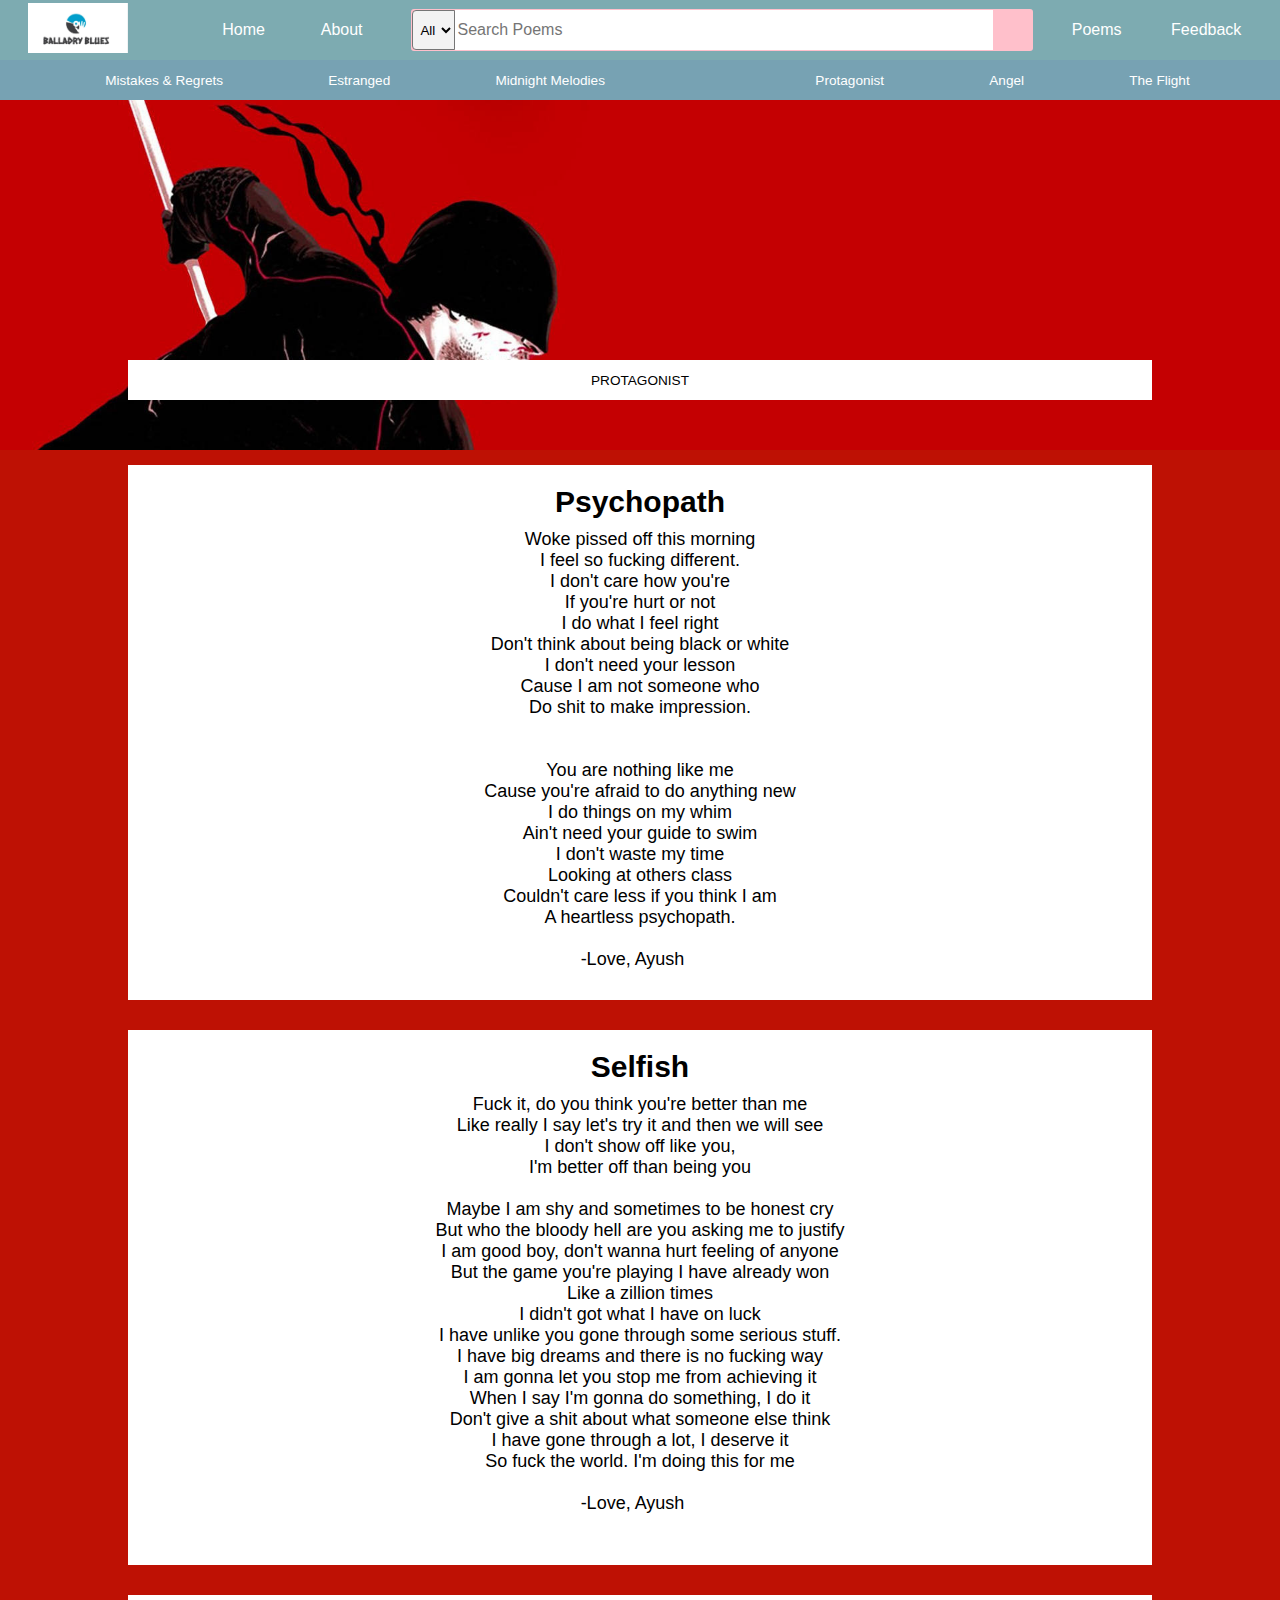
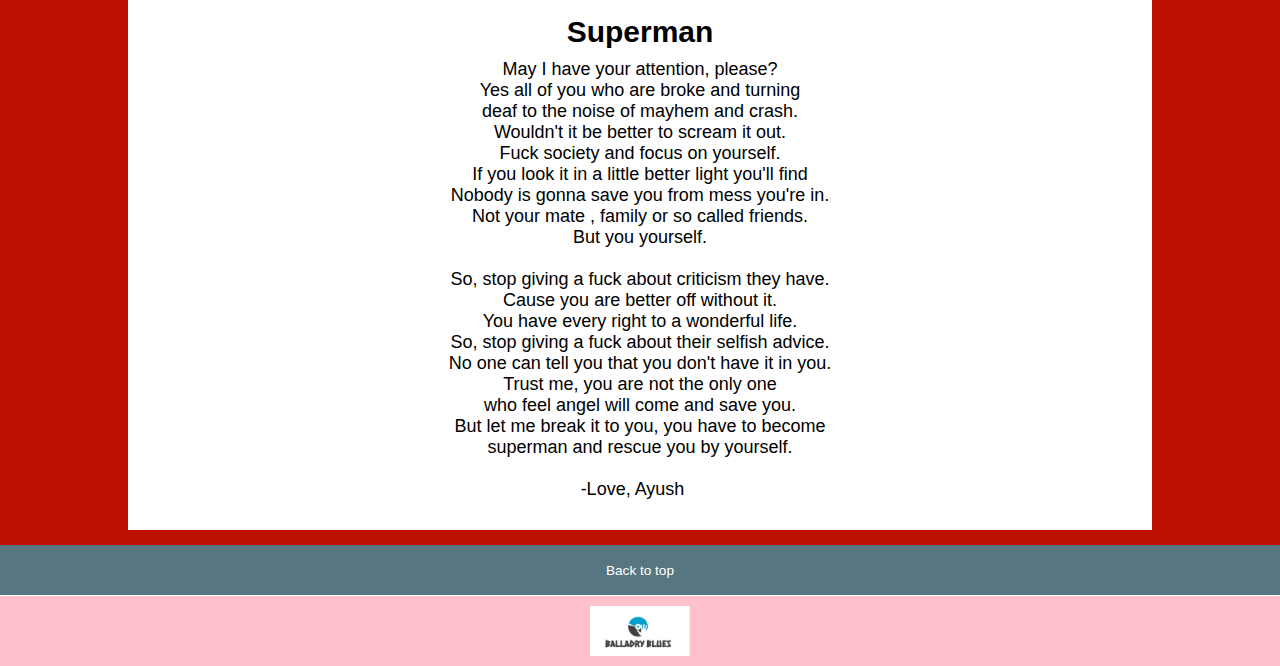
<file: pro.html>
<!DOCTYPE html>
<html lang="en">
<head>
    <meta charset="UTF-8">
    <meta name="viewport" content="width=device-width, initial-scale=1.0">
    <title>Balladry Blues</title>
    <link rel="stylesheet" href="style.css">
    <link rel="stylesheet" href="https://cdnjs.cloudflare.com/ajax/libs/font-awesome/6.4.0/css/all.min.css" integrity="sha512-iecdLmaskl7CVkqkXNQ/ZH/XLlvWZOJyj7Yy7tcenmpD1ypASozpmT/E0iPtmFIB46ZmdtAc9eNBvH0H/ZpiBw==" crossorigin="anonymous" referrerpolicy="no-referrer" />
    <style>
        h2{
        display: inline-block;
        font-style: italic;
        text-align: center;
        color:rgb(146, 178, 226);
        font-size: 45px;
        padding: 15px;
        }
        body{
        text-align:center;
        font-size:large;
        font-family: Arial, Helvetica, sans-serif;
        color:black;
        
        color:none;
        }
    </style>
</head>
<body>
    <header>
        <div class="navbar">
            <div class="nav-logo">
                <div class="logo">
                    
                </div>
            </div>

            <div class="nav-home border">
                
                <div class="add-icon">
                   <span> <i class="fa-solid fa-house"></i></span>
                </div>
                <p class="add-home"> <a href="index.html">Home </a></p>
            </div>

            <div class="nav-about border">
                <span><a href="about.html">About</a></span>
            </div>

            <div class="nav-search border" >
                <select class="search-select">
                    <option>All</option>
                </select>
                <input placeholder="Search Poems" class="search-input">
                <div class="search-icon">
                    <i class="fa-solid fa-magnifying-glass"></i>
                </div>
            </div>

            <div class="nav-poems border">
                <span>Poems</span>
            </div>

            <div class="nav-feedback border">
                <span>Feedback</span>
            </div>
                 
    </header>

    <div class="panel">    
           <a href="M&R.html"> <p>Mistakes & Regrets</p></a>
           <a href="Estranged.html"><p>Estranged</p></a>
           <a href="mm.html"><p>Midnight Melodies<p></a>
           <a href="pro.html"> <p>Protagonist</p></a>
           <a href="angel.html"><p>Angel</p></a>
           <a href="flight.html"><p>The Flight</p></a>
    </div>

    <div class="hero-section4">
        <div class="hero-message1">
            <p>PROTAGONIST</p>
        </div>
    </div>
    <div class="mis-section4">
        <div class="box4">
                <h3>Psychopath</h3>
            <p>
                Woke pissed off this morning <br/>
                I feel so fucking different.<br/>
                I don't care how you're <br/>
                If you're hurt or not<br/>
                I do what I feel right<br/>
                Don't think about being black or white<br/>
                I don't need your lesson<br/>
                Cause I am not someone who <br/>
                Do shit to make impression. <br/>
                <br/><br/>
                You are nothing like me<br/>
                Cause you're afraid to do anything new<br/>
                I do things on my whim <br/>
                Ain't need your guide to swim<br/>
                I don't waste my time <br/>
                Looking at others class<br/>
                Couldn't care less if you think I am<br/>
                A heartless psychopath.<br/><br/>
             <span class="last">-Love, Ayush</span>
            </p>
        </div>
        

        <div class="box4">
                <h3>Selfish</h3>
        <p>
            Fuck it, do you think you're better than me<br/>
            Like really I say let's try it and then we will see <br/>
            I don't show off like you,<br/>
            I'm better off than being you<br/>
            <br/>
           
            Maybe I am shy and sometimes to be honest cry<br/>
            But who the bloody hell are you asking me to justify<br/>
            I am good boy, don't wanna hurt feeling of anyone<br/>
            But the game you're playing I have already won<br/>
            Like a zillion times <br/>
            I didn't got what I have on luck<br/>
            I have unlike you gone through some serious stuff.<br/>
           
            I have big dreams and there is no fucking way<br/>
            I am gonna let you stop me  from achieving it <br/>
            When I say I'm gonna do something, I do it<br/>
            Don't give a shit about what someone else think<br/>
            I have gone through a lot, I deserve it<br/>
            So fuck the world. I'm doing this for me<br/>
         </br><span class="last">-Love, Ayush</span>
        </p>   

        </div>
        
        <div class="box4">
            <h3>Superman</h3>
            <p>
                May I have your attention, please?<br/>
Yes all of you who are broke and turning <br/>
deaf to the noise of mayhem and crash.<br/>
Wouldn't it be better to scream it out.<br/>
Fuck society and focus on yourself.<br/>
If you look it in a little better light you'll find<br/>
Nobody is gonna save you from mess you're in.<br/>
Not your mate , family or so called friends.<br/>
But you yourself.<br/><br/>
So, stop giving a fuck about criticism they have.<br/>
Cause you are better off without it.<br/>
You have every right to a wonderful life.<br/>
So, stop giving a fuck about their selfish advice.<br/>
No one can tell you that you don't have it in you.<br/>
Trust me, you are not the only one <br/>
who feel angel will come and save you.<br/>
But let me break it to you, you have to become <br/>
superman and rescue you by yourself.<br/>
        </br><span class="last">-Love, Ayush</span>
            </p>   
        </div>
        
    
    </div>
    <footer>
        <div class="foot-panel1"><a href="pro.html">Back to top</a></div>
        <div class="foot-panel2">
            <div class="logo"></div>
        </div>
</footer>
</body>
</html>
</file>
<file: style.css>
*{
    margin: 0;
    font-family: Arial, Helvetica, sans-serif;
    border: border-box;
}
.navbar a{
    display: inline-block;
    padding: 10px 20px;
    color: #fff;
    text-decoration: none;
    border-radius: 5px;
    font-size: medium;
}
.navbar a:hover {
    text-decoration: none;
}
.navbar{
    height: 60px;
    background-color:rgb(125, 171, 177);
    font-size: medium;
    color: white;
    display: flex;
    align-items: center;
    justify-content: space-evenly;
}

.nav-logo{
    height: 55px;
    width: 120px;
}
.logo{
    background-image: url("bb.jpg");
    background-size: cover;
    height: 55px;
    width: 100%;
    
}
.border{
    border: 1.5px solid transparent
}
.border:hover{
    border: 1.5px solid white;
}
.nav-home{
    display: flex;
    justify-content: center;
    text-align: center;
    font-size: medium;
}
.add-icon{
    width: 45px;
    display: flex;
    justify-content:center;
    align-items: center;
    font-size: 1.2rem;
}
.add-home{
    width: 45px;
    display: flex;
    justify-content:center;
    align-items: center;
    font-size: 1.2rem;
    padding:0px;
    margin-right: 5px;
}
.nav-poems {
    padding:10px ;
}
.nav-feedback{
    padding: 10px;
}
.nav-search{
    display: flex;
    background-color: pink;
    width: 620px;
    height: 40px;
    border-radius: 3px;

}
.nav-search:hover{
    border: 2px solid skyblue;
}
.search-select{
    background-color:#f3f3f3;
    width: 50px;
    text-align: center;
    border-top-left-radius: 4px;
    border-bottom-left-radius:4px;
}
.search-input{
    width: 100%;
    font-size: 1rem;
    border: none;
}
.search-icon{
    width: 45px;
    display: flex;
    justify-content:center;
    align-items: center;
    font-size: 1.2rem;
    background-color: pink;
    border-top-right-radius: 4px;
    border-bottom-right-radius:4px;
    color: #0f1111;
}
.panel{
    height: 40px;
    background-color:rgb(119, 162, 179);
    display: flex;
    color: white;
    align-items: center;
    justify-content: space-evenly;
    width: 100%;
    font-size: 0.85rem;
}
.panel p{
    display: inline;
    margin-left: 15px;
}
.panel a{
    text-decoration: none;
    color: white;
}
.hero-section{
    background-image: url(cover.webp);
    background-size: cover;
    height: 350px;
    display: flex;
    justify-content: center;
    align-items: flex-end;

}
.hero-message{
    background-color: white;
    color:black ;
    height: 40px;
    display: flex;
    align-items: center;
    justify-content:center;
    font-size: 0.85rem;
    bottom: 25px;
    position: relative;
    width: 80%;
    margin-bottom: 25px;
}


.ballads-section{
    display: flex;
    flex-wrap: wrap;
    justify-content: space-evenly;
    background-color:rgba(88, 118, 129, 0.699);
}
.ballads-section a{
    text-decoration: none;
    color: olive;
    padding: 10px;
}
.box{
    height: 400px;
    width: 30%;
    background-color: white;
    padding: 20px 0px 15px;
    margin-top: 15px;
    margin-bottom: 15px;
}
.box-image{
    height: 300px;
    background-size: cover;
    margin-top: 1rem;
    margin-bottom: 1rem;

}
.box-content{
    margin-left: 1rem;
    margin-right: 1rem;
}

.box-content p{
    color: skyblue;
}

.footer{
    margin-top: 15px;
}
.foot-panel1{
    background-color:rgb(88, 118, 129);
    color: white;
    height: 50px;
    display: flex;
    align-items: center;
    justify-content: center;
    font-size: 0.85rem;
}
.foot-panel1 a{
    text-decoration: none;
    color: white;
}
.foot-panel2{
    background-color:pink;
    color: white;
    border-top:0.5px solid white;
    height: 70px;
    display: flex;
    justify-content: center;
    align-items: center;
}
.logo{
    background-image: url("bb.jpg");
    background-size: cover;
    height: 50px;
    width: 100px;
}
.bg{
    background-color: white;
    padding-bottom: 50px;
    padding-top: 20px;
}

.pic{
	float:right;
    
}

.quote{
	font-style: italic;
    font-weight: 500;
}
h1{
    text-align:center;
    font-size:90px;
    color:rgba(153, 174, 218, 0.9);
}
h2{
    text-align:center;
    font-size:59px;
    color:rgba(80,80,80,0.9)
}
h3{
    text-align: center;
    font-size: 30px;
    color:black;
    margin-bottom: 10px;
}
.quote{
    display: flex;
    justify-content: center;
    text-align: center;
    align-items: center;
    font-size: 1.5rem;
    font-style: italic;
    padding: 10px;
}
.about{
    display: flex;
    justify-content: right;
    text-align: right;
    align-items: center;
    font-size: 1.2rem;
    font-style: italic;
    padding: 20px;
}

.hero-section1 {
    background-image: url(m&r.jpeg);
    background-size: cover;
    height: 350px;
    display: flex;
    justify-content: center;
    align-items: flex-end;
}
.hero-section2{
    background-image: url(estranged1.jpg);
    background-size: cover;
    height: 350px;
    display: flex;
    justify-content: center;
    align-items: flex-end;
}

.hero-section3{
    background-image: url(mm1.jpg);
    background-size: cover;
    height: 350px;
    display: flex;
    justify-content: center;
    align-items: flex-end;
}
.hero-section4{
    background-image: url(protagonist1.jpg);
    background-size: cover;
    height: 350px;
    display: flex;
    justify-content: center;
    align-items: flex-end;
}
.hero-section5{
    background-image: url(angel1.webp);
    background-size: cover;
    height: 350px;
    display: flex;
    justify-content: center;
    align-items: flex-end;
}
.hero-section6{
    background-image: url(flight1.jpeg);
    background-size: cover;
    height: 350px;
    display: flex;
    justify-content: center;
    align-items: flex-end;
}
.hero-message1{
    background-color: white;
    color:black ;
    height: 40px;
    display: flex;
    align-items: center;
    justify-content:center;
    font-size: 0.85rem;
    bottom: 25px;
    position: relative;
    width: 80%;
    margin-bottom: 25px;
}
.container{
    display: inline-block;
    text-align:left;
    font-size: 20px;
    padding-left: 1em;
    padding-right: 1em;
}
.last{
    display:block;
    text-align: center;
    margin-right: 15px;
    margin-bottom: 15px;
}
.mis-section1{
    display: flex;
    flex-wrap: wrap;
    justify-content: space-evenly;
    background-color:#C2C9FD;
}
.mis-section2{
    display: flex;
    flex-wrap: wrap;
    justify-content: space-evenly;
    background-color:#7B76A3;
}
.mis-section3{
    display: flex;
    flex-wrap: wrap;
    justify-content: space-evenly;
    background-color: #22185C;
}
.mis-section4{
    display: flex;
    flex-wrap: wrap;
    justify-content: space-evenly;
    background-color: #be1104;
}
.mis-section5{
    display: flex;
    flex-wrap: wrap;
    justify-content: space-evenly;
    background-color: #1F1F1F;
}
.mis-section6{
    display: flex;
    flex-wrap: wrap;
    justify-content: space-evenly;
    background-color: rgba(33, 114, 146, 0.548);
}
.box1{
    height: 450px;
    width: 80%;
    background-color:#854A2C;
    padding: 20px 0px 15px;
    margin-top: 15px;
    margin-left: 1rem;
    margin-right: 1rem;
    margin-bottom: 15px;
    color: white;
}
.box2{
    height: 550px;
    width: 80%;
    padding: 20px 0px 15px;
    margin-top: 15px;
    margin-left: 1rem;
    margin-right: 1rem;
    margin-bottom: 15px;
    color: black;
    background-color: #ff7386;
}
.box3{
    height: 500px;
    width: 80%;
    background-color:#0CC7E0;
    padding: 20px 0px 15px;
    margin-top: 15px;
    margin-left: 1rem;
    margin-right: 1rem;
    margin-bottom: 15px;
    color: white;
}
.box4{
    height: 500px;
    width: 80%;
    background-color: white;
    padding: 20px 0px 15px;
    margin-top: 15px;
    margin-left: 1rem;
    margin-right: 1rem;
    margin-bottom: 15px;
    color: black;
}
.box5{
    height: 475px;
    width: 80%;
    background-color: rgba(235, 189, 74, 0.5);
    padding: 20px 0px 15px;
    margin-top: 15px;
    margin-left: 1rem;
    margin-right: 1rem;
    margin-bottom: 15px;
    color: white;
}
.box6{
    height: 475px;
    width: 80%;
    background-color: #FFFE91;
    padding: 20px 0px 15px;
    margin-top: 15px;
    margin-left: 1rem;
    margin-right: 1rem;
    margin-bottom: 15px;
    color: black;
}
</file>
